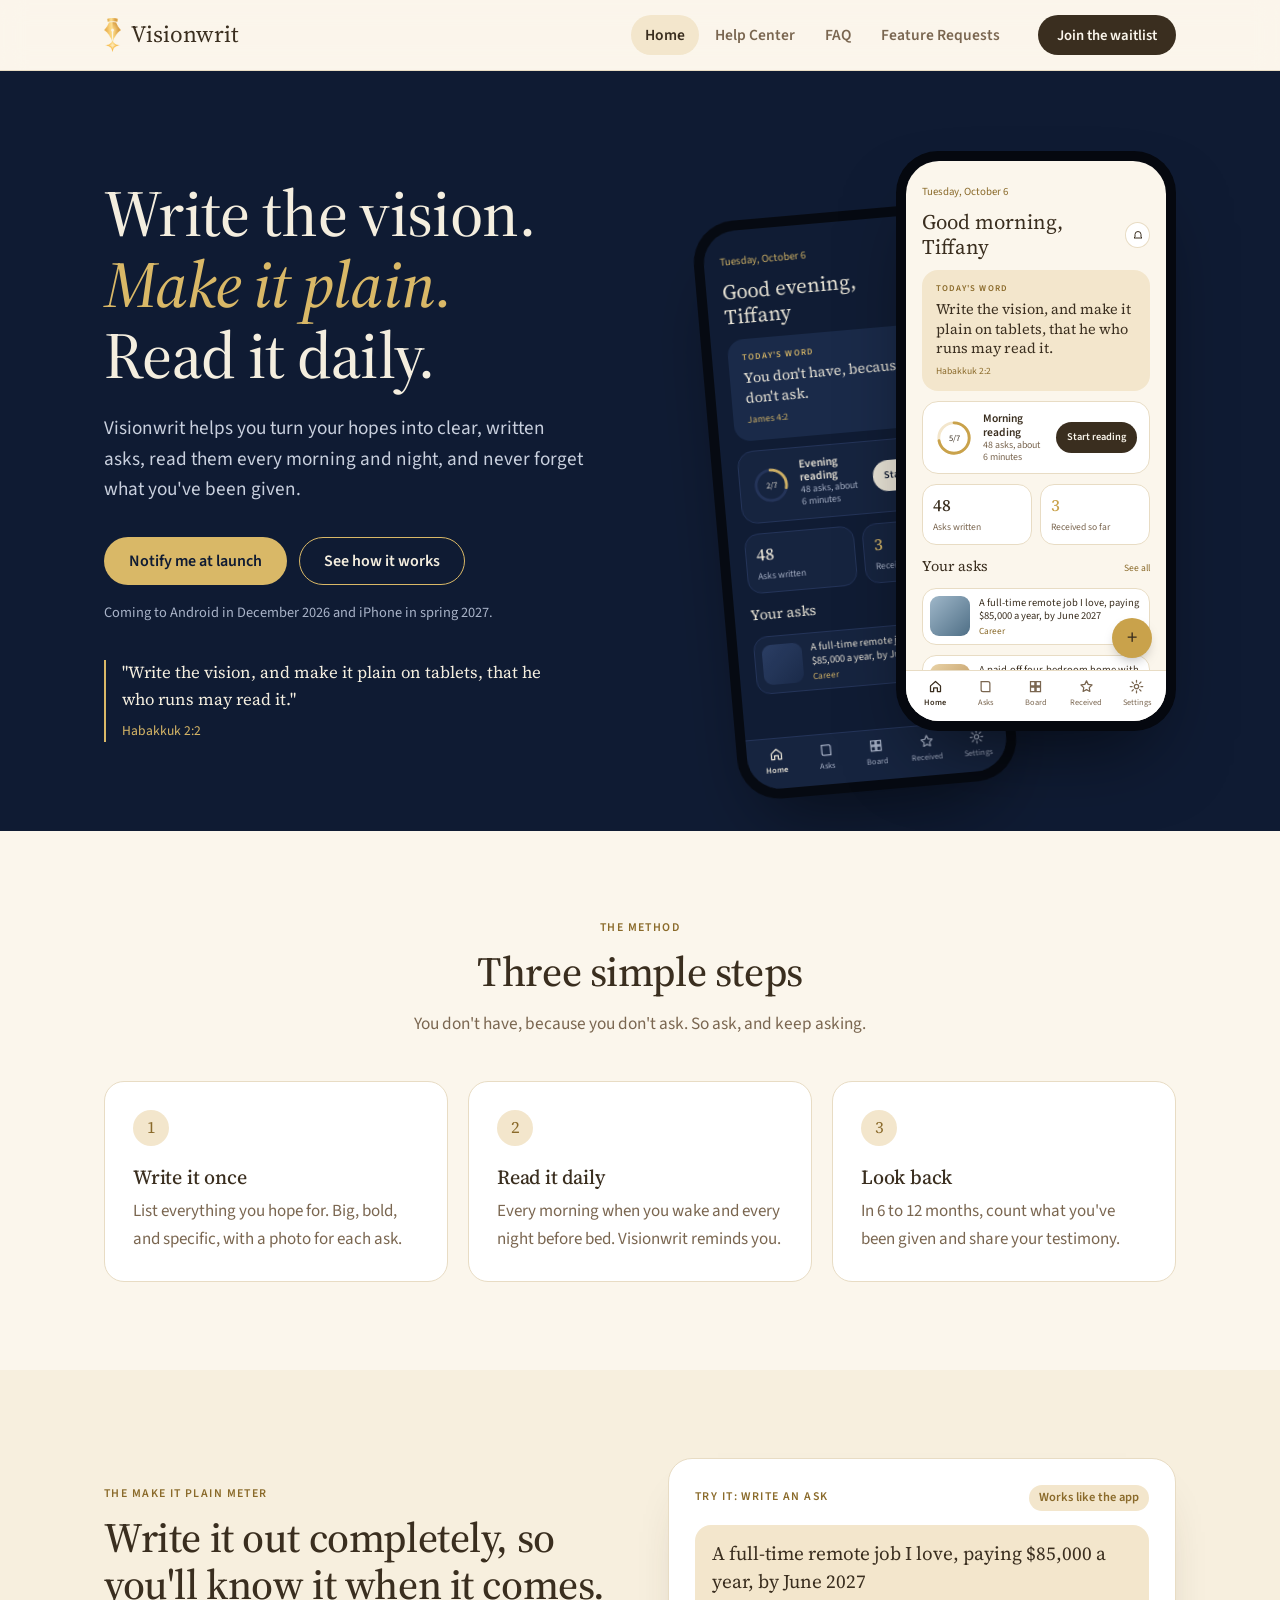
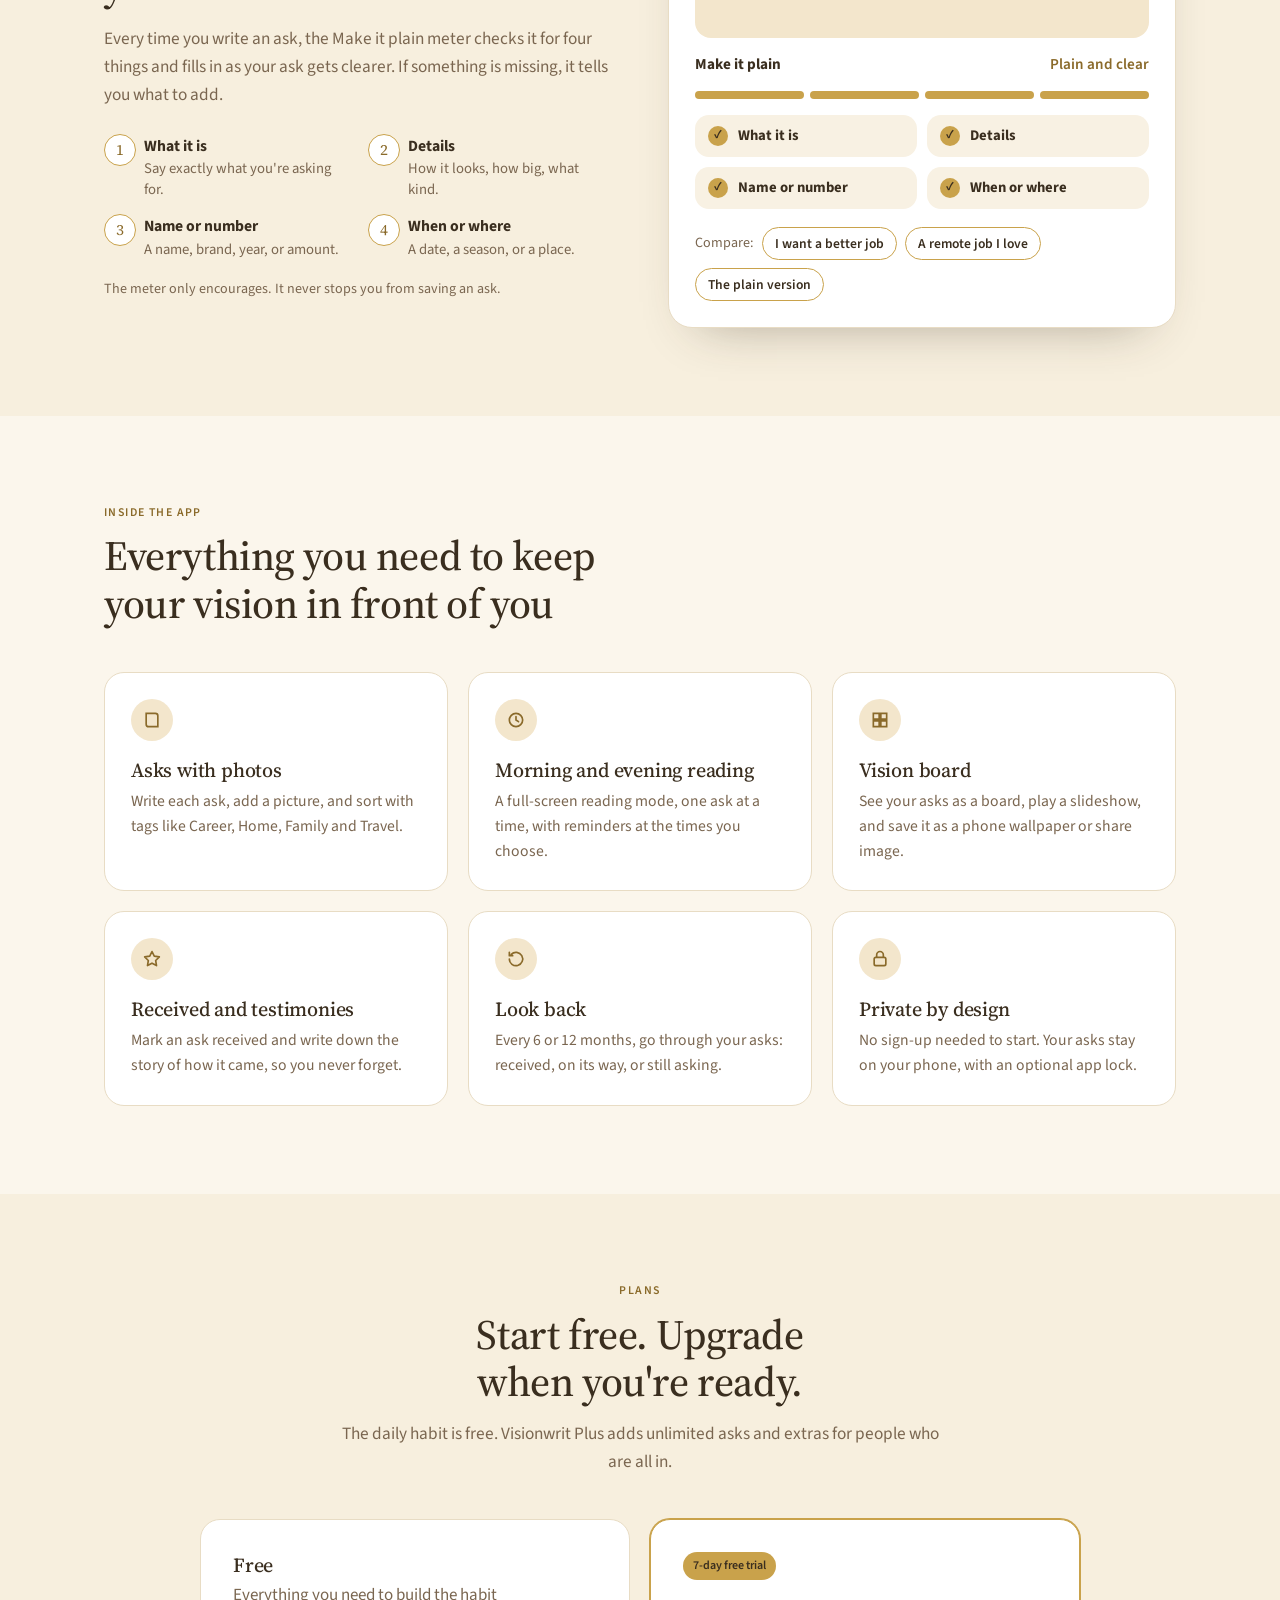
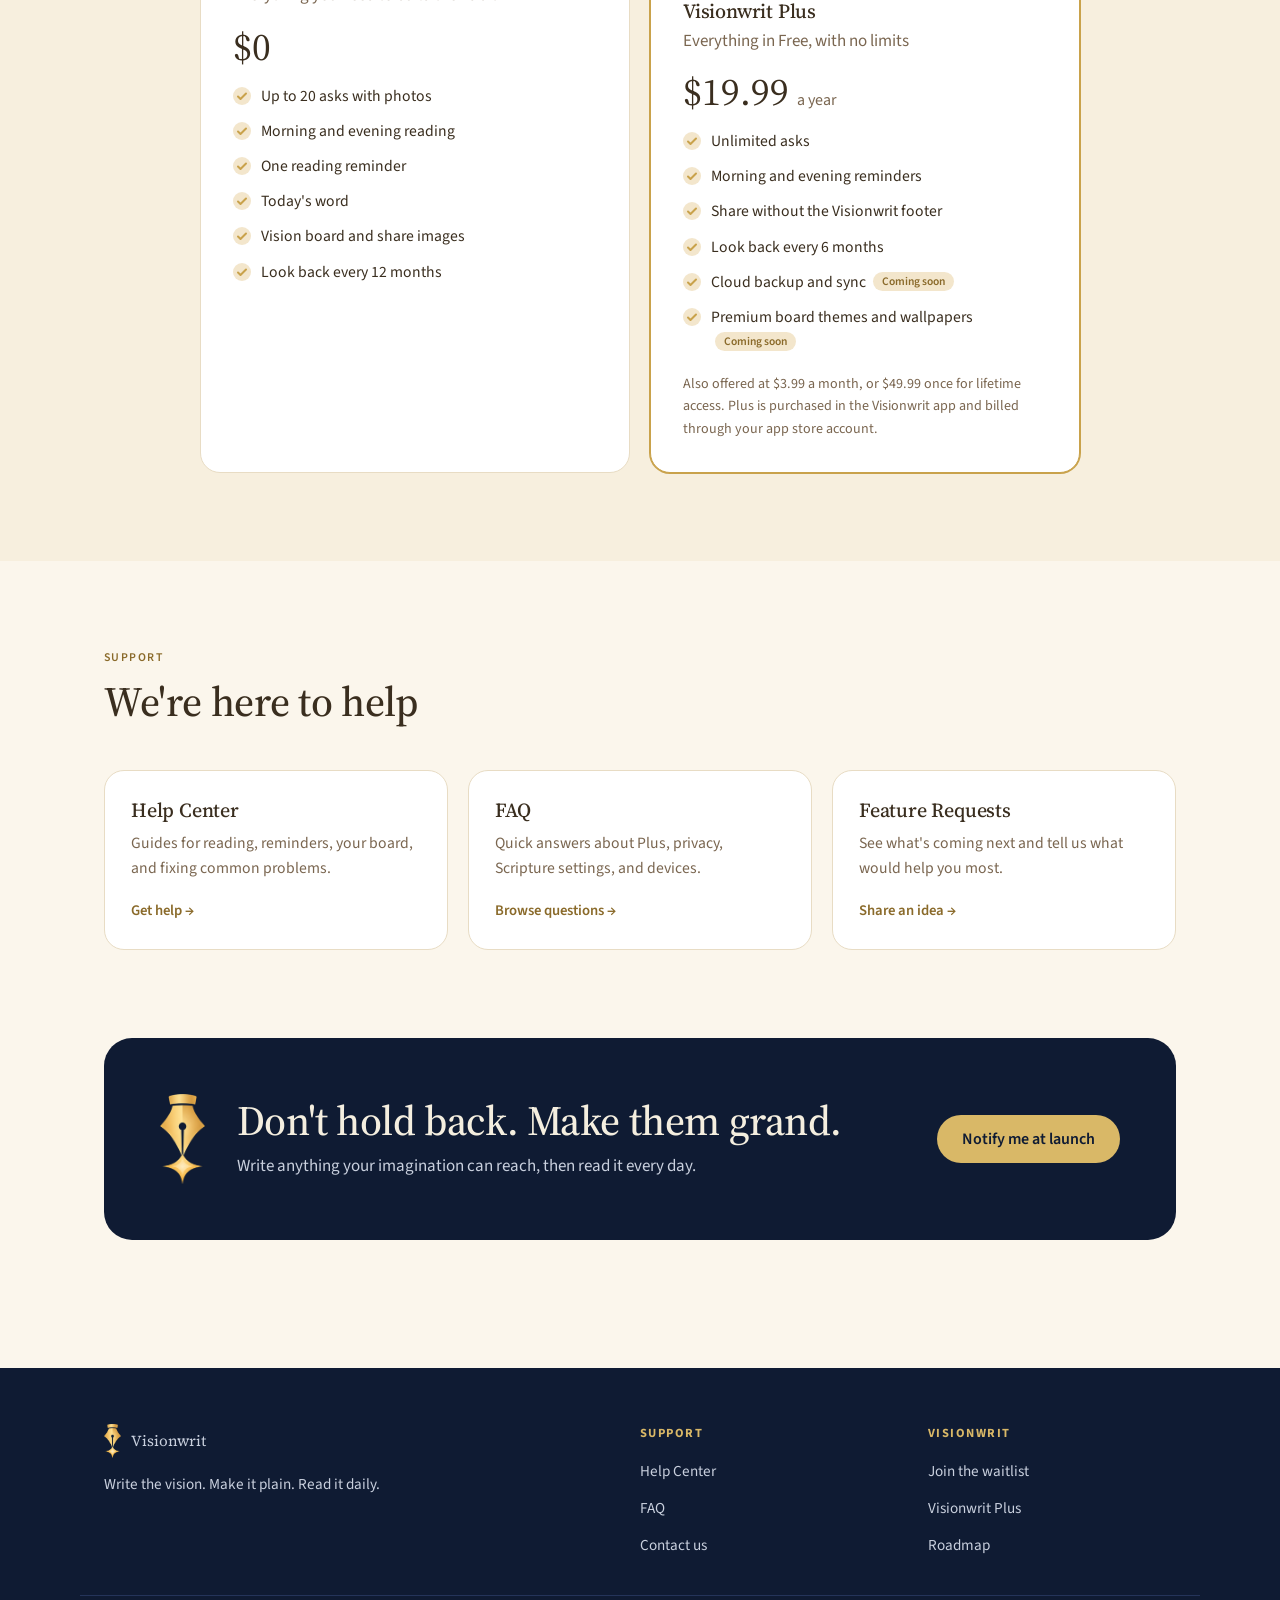
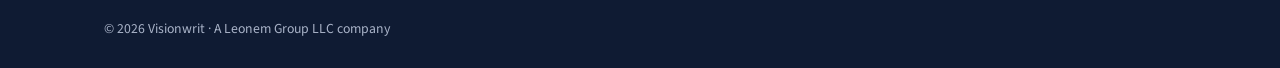
<file: index.html>
<!DOCTYPE html>
<html lang="en">
<head>
<meta charset="utf-8">
<meta name="viewport" content="width=device-width, initial-scale=1">
<!-- SEO:START (generated; edit seo in README) -->
<title>Visionwrit: Vision Board and Goals App for Android</title>
<meta name="description" content="Write the vision and make it plain. Turn your hopes into clear, written asks with photos, read them daily, and look back at what you&#x27;ve received.">
<link rel="canonical" href="https://visionwrit.com/">
<meta name="robots" content="index, follow, max-image-preview:large, max-snippet:-1">
<meta name="author" content="Visionwrit">
<meta property="og:type" content="website">
<meta property="og:site_name" content="Visionwrit">
<meta property="og:locale" content="en_US">
<meta property="og:title" content="Visionwrit: Vision Board and Goals App for Android">
<meta property="og:description" content="Write the vision and make it plain. Turn your hopes into clear, written asks with photos, read them daily, and look back at what you&#x27;ve received.">
<meta property="og:url" content="https://visionwrit.com/">
<meta property="og:image" content="https://visionwrit.com/img/og-image.jpg">
<meta property="og:image:width" content="1200">
<meta property="og:image:height" content="630">
<meta property="og:image:alt" content="Visionwrit: Write the vision. Make it plain. Read it daily.">
<meta name="twitter:card" content="summary_large_image">
<meta name="twitter:title" content="Visionwrit: Vision Board and Goals App for Android">
<meta name="twitter:description" content="Write the vision and make it plain. Turn your hopes into clear, written asks with photos, read them daily, and look back at what you&#x27;ve received.">
<meta name="twitter:image" content="https://visionwrit.com/img/og-image.jpg">
<meta name="theme-color" content="#0F1B33">
<link rel="icon" type="image/png" href="img/favicon.png">
<link rel="apple-touch-icon" href="img/app-icon.png">
<link rel="manifest" href="site.webmanifest">
<script type="application/ld+json">
{
 "@context": "https://schema.org",
 "@graph": [
  {
   "@type": "Organization",
   "@id": "https://visionwrit.com/#organization",
   "name": "Visionwrit",
   "url": "https://visionwrit.com/",
   "logo": {
    "@type": "ImageObject",
    "url": "https://visionwrit.com/img/logo-512.png",
    "width": 512,
    "height": 512
   },
   "email": "support@visionwrit.com",
   "parentOrganization": {
    "@type": "Organization",
    "name": "Leonem Group LLC"
   },
   "contactPoint": {
    "@type": "ContactPoint",
    "contactType": "customer support",
    "email": "support@visionwrit.com",
    "url": "https://visionwrit.com/help#contact",
    "availableLanguage": "English"
   }
  },
  {
   "@type": "WebSite",
   "@id": "https://visionwrit.com/#website",
   "url": "https://visionwrit.com/",
   "name": "Visionwrit",
   "description": "Vision board and asks journal app: write the vision, make it plain, read it daily.",
   "publisher": {
    "@id": "https://visionwrit.com/#organization"
   },
   "inLanguage": "en-US"
  },
  {
   "@type": "MobileApplication",
   "@id": "https://visionwrit.com/#app",
   "name": "Visionwrit",
   "url": "https://visionwrit.com/",
   "operatingSystem": "Android",
   "applicationCategory": "LifestyleApplication",
   "description": "Visionwrit helps you turn your hopes into clear, written asks with photos, read them every morning and night, and look back to count what you have received. Built on Habakkuk 2:2: write the vision and make it plain.",
   "image": "https://visionwrit.com/img/logo-512.png",
   "inLanguage": "en-US",
   "publisher": {
    "@id": "https://visionwrit.com/#organization"
   },
   "featureList": [
    "Write asks with photos and tags",
    "Make it plain meter that checks each ask for what, details, a name or number, and a when or where",
    "Full-screen morning and evening reading with reminders",
    "Vision board, slideshow and phone wallpapers",
    "Mark asks received and record testimonies",
    "Look back every 6 or 12 months",
    "Today's word: Bible verses and gratitude quotes",
    "Works offline with no account required; optional app lock and PDF export"
   ],
   "offers": [
    {
     "@type": "Offer",
     "name": "Free",
     "price": "0",
     "priceCurrency": "USD"
    },
    {
     "@type": "Offer",
     "name": "Visionwrit Plus, yearly (7-day free trial)",
     "price": "19.99",
     "priceCurrency": "USD"
    },
    {
     "@type": "Offer",
     "name": "Visionwrit Plus, monthly",
     "price": "3.99",
     "priceCurrency": "USD"
    },
    {
     "@type": "Offer",
     "name": "Visionwrit Plus, lifetime",
     "price": "49.99",
     "priceCurrency": "USD"
    }
   ]
  },
  {
   "@type": "WebPage",
   "@id": "https://visionwrit.com/#webpage",
   "url": "https://visionwrit.com/",
   "name": "Visionwrit: Vision Board and Goals App for Android",
   "description": "Write the vision and make it plain. Turn your hopes into clear, written asks with photos, read them daily, and look back at what you've received.",
   "isPartOf": {
    "@id": "https://visionwrit.com/#website"
   },
   "about": {
    "@id": "https://visionwrit.com/#app"
   },
   "inLanguage": "en-US",
   "primaryImageOfPage": {
    "@type": "ImageObject",
    "url": "https://visionwrit.com/img/og-image.jpg"
   },
   "dateModified": "2026-10-31"
  }
 ]
}
</script>
<!-- SEO:END -->
<link rel="preconnect" href="https://fonts.googleapis.com"><link rel="preconnect" href="https://fonts.gstatic.com" crossorigin>
<link href="https://fonts.googleapis.com/css2?family=Source+Sans+3:wght@400;600&family=Source+Serif+4:ital,opsz,wght@0,8..60,400;0,8..60,500;1,8..60,500&display=swap" rel="stylesheet">
<link rel="stylesheet" href="styles.css?v=20261031h">
</head>
<body data-page="/">
<main>
  <section class="hero on-navy" style="padding:0">
    <div class="container">
      <div>
        <h1>Write the vision.<br><em>Make it plain.</em><br>Read it daily.</h1>
        <p class="lede">Visionwrit helps you turn your hopes into clear, written asks, read them every morning and night, and never forget what you've been given.</p>
        <div class="actions">
          <a class="btn btn-gold waitlist" data-formkit-toggle="b8080553c5" href="https://visionwrit.kit.com/b8080553c5">Notify me at launch</a>
          <a class="btn btn-outline" href="#how">See how it works</a>
        </div>
        <p class="store-note">Coming to Android in December 2026 and iPhone in spring 2027.</p>
        <div class="verse"><p>"Write the vision, and make it plain on tablets, that he who runs may read it."</p><small>Habakkuk 2:2</small></div>
      </div>

      <div class="phones" aria-hidden="true">
        <!-- Night sky home (behind) -->
        <div class="phone back"><div class="screen s-dark">
          <div class="body">
            <div class="s-date">Tuesday, October 6</div>
            <div class="s-hello">Good evening, Tiffany<span class="bell"><svg width="12" height="12" viewBox="0 0 24 24"><path d="M6 16V11a6 6 0 0112 0v5l2 2H4z" fill="none" stroke="#F4EEDF" stroke-width="2"/></svg></span></div>
            <div class="word"><div class="k">TODAY'S WORD</div><div class="v">You don't have, because you don't ask.</div><div class="r">James 4:2</div></div>
            <div class="read"><svg class="ring" viewBox="0 0 40 40"><circle cx="20" cy="20" r="16" fill="none" stroke="#24345A" stroke-width="3"/><circle cx="20" cy="20" r="16" fill="none" stroke="#D9B867" stroke-width="3" stroke-dasharray="29 101" transform="rotate(-90 20 20)" stroke-linecap="round"/><text x="20" y="23.5" text-anchor="middle" font-size="9" fill="#F4EEDF">2/7</text></svg><div class="t">Evening reading<span>48 asks, about 6 minutes</span></div><span class="pill">Start reading</span></div>
            <div class="stats"><div><b>48</b>Asks written</div><div class="gold"><b style="color:#D9B867">3</b>Received so far</div></div>
            <div class="your">Your asks<span style="color:#D9B867">See all</span></div>
            <div class="ask"><span class="ph" style="background:linear-gradient(135deg,#2c3f66,#1a2a4a)"></span><div class="t">A full-time remote job I love, paying $85,000 a year, by June 2027<span>Career</span></div></div>
            <div class="fab" style="background:#D9B867;color:#0F1B33">+</div>
          </div>
          <div class="tabs">
            <div class="on"><svg viewBox="0 0 24 24"><path d="M4 11l8-7 8 7v9h-5v-6H9v6H4z" fill="none" stroke="currentColor" stroke-width="2" stroke-linejoin="round"/></svg>Home</div>
            <div><svg viewBox="0 0 24 24"><path d="M5 4h11a3 3 0 013 3v13H8a3 3 0 01-3-3z" fill="none" stroke="currentColor" stroke-width="2"/></svg>Asks</div>
            <div><svg viewBox="0 0 24 24"><path d="M4 4h7v7H4zM13 4h7v7h-7zM4 13h7v7H4zM13 13h7v7h-7z" fill="none" stroke="currentColor" stroke-width="2"/></svg>Board</div>
            <div><svg viewBox="0 0 24 24"><path d="M12 3l2.7 5.6 6.1.9-4.4 4.3 1 6.1L12 17l-5.4 2.9 1-6.1-4.4-4.3 6.1-.9z" fill="none" stroke="currentColor" stroke-width="2" stroke-linejoin="round"/></svg>Received</div>
            <div><svg viewBox="0 0 24 24"><circle cx="12" cy="12" r="3.5" fill="none" stroke="currentColor" stroke-width="2"/><path d="M12 2v3M12 19v3M2 12h3M19 12h3M4.9 4.9l2.1 2.1M17 17l2.1 2.1M4.9 19.1L7 17M17 7l2.1-2.1" stroke="currentColor" stroke-width="2" stroke-linecap="round"/></svg>Settings</div>
          </div>
        </div></div>

        <!-- Morning light home (front) -->
        <div class="phone front"><div class="screen s-light">
          <div class="body">
            <div class="s-date">Tuesday, October 6</div>
            <div class="s-hello">Good morning, Tiffany<span class="bell"><svg width="12" height="12" viewBox="0 0 24 24"><path d="M6 16V11a6 6 0 0112 0v5l2 2H4z" fill="none" stroke="#3A2E1F" stroke-width="2"/></svg></span></div>
            <div class="word"><div class="k">TODAY'S WORD</div><div class="v">Write the vision, and make it plain on tablets, that he who runs may read it.</div><div class="r">Habakkuk 2:2</div></div>
            <div class="read"><svg class="ring" viewBox="0 0 40 40"><circle cx="20" cy="20" r="16" fill="none" stroke="#F3E6CC" stroke-width="3"/><circle cx="20" cy="20" r="16" fill="none" stroke="#C9A24B" stroke-width="3" stroke-dasharray="72 101" transform="rotate(-90 20 20)" stroke-linecap="round"/><text x="20" y="23.5" text-anchor="middle" font-size="9" fill="#3A2E1F">5/7</text></svg><div class="t">Morning reading<span>48 asks, about 6 minutes</span></div><span class="pill">Start reading</span></div>
            <div class="stats"><div><b>48</b>Asks written</div><div class="gold"><b>3</b>Received so far</div></div>
            <div class="your">Your asks<span>See all</span></div>
            <div class="ask"><span class="ph" style="background:linear-gradient(135deg,#9fb7c9,#4f6f86)"></span><div class="t">A full-time remote job I love, paying $85,000 a year, by June 2027<span>Career</span></div></div>
            <div class="ask"><span class="ph" style="background:linear-gradient(135deg,#e9d3a8,#b98f55)"></span><div class="t">A paid-off four-bedroom home with a wraparound porch<span>Home</span></div></div>
            <div class="fab">+</div>
          </div>
          <div class="tabs">
            <div class="on"><svg viewBox="0 0 24 24"><path d="M4 11l8-7 8 7v9h-5v-6H9v6H4z" fill="none" stroke="currentColor" stroke-width="2" stroke-linejoin="round"/></svg>Home</div>
            <div><svg viewBox="0 0 24 24"><path d="M5 4h11a3 3 0 013 3v13H8a3 3 0 01-3-3z" fill="none" stroke="currentColor" stroke-width="2"/></svg>Asks</div>
            <div><svg viewBox="0 0 24 24"><path d="M4 4h7v7H4zM13 4h7v7h-7zM4 13h7v7H4zM13 13h7v7h-7z" fill="none" stroke="currentColor" stroke-width="2"/></svg>Board</div>
            <div><svg viewBox="0 0 24 24"><path d="M12 3l2.7 5.6 6.1.9-4.4 4.3 1 6.1L12 17l-5.4 2.9 1-6.1-4.4-4.3 6.1-.9z" fill="none" stroke="currentColor" stroke-width="2" stroke-linejoin="round"/></svg>Received</div>
            <div><svg viewBox="0 0 24 24"><circle cx="12" cy="12" r="3.5" fill="none" stroke="currentColor" stroke-width="2"/><path d="M12 2v3M12 19v3M2 12h3M19 12h3M4.9 4.9l2.1 2.1M17 17l2.1 2.1M4.9 19.1L7 17M17 7l2.1-2.1" stroke="currentColor" stroke-width="2" stroke-linecap="round"/></svg>Settings</div>
          </div>
        </div></div>
      </div>
    </div>
  </section>

  <section id="how">
    <div class="container">
      <div class="section-head center" style="text-align:center"><span class="label">The method</span><h2>Three simple steps</h2><p>You don't have, because you don't ask. So ask, and keep asking.</p></div>
      <div class="method">
        <div class="step"><div class="num">1</div><h3>Write it once</h3><p>List everything you hope for. Big, bold, and specific, with a photo for each ask.</p></div>
        <div class="step"><div class="num">2</div><h3>Read it daily</h3><p>Every morning when you wake and every night before bed. Visionwrit reminds you.</p></div>
        <div class="step"><div class="num">3</div><h3>Look back</h3><p>In 6 to 12 months, count what you've been given and share your testimony.</p></div>
      </div>
    </div>
  </section>

  <section class="tinted" id="make-it-plain">
    <div class="container plain">
      <div>
        <span class="label">The Make it plain meter</span>
        <h2 style="margin-top:10px">Write it out completely, so you'll know it when it comes.</h2>
        <p class="muted" style="margin-top:16px;font-size:1.08rem">Every time you write an ask, the Make it plain meter checks it for four things and fills in as your ask gets clearer. If something is missing, it tells you what to add.</p>
        <ol class="checks-explained">
          <li><strong>What it is</strong><span>Say exactly what you're asking for.</span></li>
          <li><strong>Details</strong><span>How it looks, how big, what kind.</span></li>
          <li><strong>Name or number</strong><span>A name, brand, year, or amount.</span></li>
          <li><strong>When or where</strong><span>A date, a season, or a place.</span></li>
        </ol>
        <p class="fine" style="margin-top:18px">The meter only encourages. It never stops you from saving an ask.</p>
      </div>

      <div class="meter-demo" aria-labelledby="demo-title">
        <div class="demo-head">
          <span class="label" id="demo-title">Try it: write an ask</span>
          <span class="demo-note">Works like the app</span>
        </div>
        <label for="askInput" class="sr">Your ask</label>
        <textarea id="askInput" rows="3" spellcheck="true">A full-time remote job I love, paying $85,000 a year, by June 2027</textarea>
        <div class="meter-row">
          <strong>Make it plain</strong>
          <span id="plainRating">Plain and clear</span>
        </div>
        <div class="meter big" id="plainMeter" role="meter" aria-valuemin="0" aria-valuemax="4" aria-valuenow="4" aria-labelledby="plainRatingLabel"><span></span><span></span><span></span><span></span></div>
        <span id="plainRatingLabel" class="sr">Make it plain score</span>
        <ul class="check-list" id="plainChecks" aria-live="polite"></ul>
        <div class="examples">
          <span class="fine">Compare:</span>
          <button type="button" class="chip-btn" data-ask="I want a better job">I want a better job</button>
          <button type="button" class="chip-btn" data-ask="A remote job I love">A remote job I love</button>
          <button type="button" class="chip-btn" data-ask="A full-time remote job I love, paying $85,000 a year, by June 2027">The plain version</button>
        </div>
      </div>
    </div>
  </section>

  <section>
    <div class="container">
      <div class="section-head"><span class="label">Inside the app</span><h2>Everything you need to keep your vision in front of you</h2></div>
      <div class="features">
        <div class="feature"><div class="ficon"><svg viewBox="0 0 24 24"><path d="M5 4h11a3 3 0 013 3v13H8a3 3 0 01-3-3z" fill="none" stroke="currentColor" stroke-width="2"/></svg></div><h3>Asks with photos</h3><p>Write each ask, add a picture, and sort with tags like Career, Home, Family and Travel.</p></div>
        <div class="feature"><div class="ficon"><svg viewBox="0 0 24 24"><circle cx="12" cy="12" r="8" fill="none" stroke="currentColor" stroke-width="2"/><path d="M12 8v4l3 2" fill="none" stroke="currentColor" stroke-width="2" stroke-linecap="round"/></svg></div><h3>Morning and evening reading</h3><p>A full-screen reading mode, one ask at a time, with reminders at the times you choose.</p></div>
        <div class="feature"><div class="ficon"><svg viewBox="0 0 24 24"><path d="M4 4h7v7H4zM13 4h7v7h-7zM4 13h7v7H4zM13 13h7v7h-7z" fill="none" stroke="currentColor" stroke-width="2"/></svg></div><h3>Vision board</h3><p>See your asks as a board, play a slideshow, and save it as a phone wallpaper or share image.</p></div>
        <div class="feature"><div class="ficon"><svg viewBox="0 0 24 24"><path d="M12 3l2.7 5.6 6.1.9-4.4 4.3 1 6.1L12 17l-5.4 2.9 1-6.1-4.4-4.3 6.1-.9z" fill="none" stroke="currentColor" stroke-width="2" stroke-linejoin="round"/></svg></div><h3>Received and testimonies</h3><p>Mark an ask received and write down the story of how it came, so you never forget.</p></div>
        <div class="feature"><div class="ficon"><svg viewBox="0 0 24 24"><path d="M4 12a8 8 0 1 0 2.3-5.6M4 4v4h4" fill="none" stroke="currentColor" stroke-width="2" stroke-linecap="round" stroke-linejoin="round"/></svg></div><h3>Look back</h3><p>Every 6 or 12 months, go through your asks: received, on its way, or still asking.</p></div>
        <div class="feature"><div class="ficon"><svg viewBox="0 0 24 24"><rect x="5" y="10" width="14" height="10" rx="2" fill="none" stroke="currentColor" stroke-width="2"/><path d="M8 10V7a4 4 0 018 0v3" fill="none" stroke="currentColor" stroke-width="2"/></svg></div><h3>Private by design</h3><p>No sign-up needed to start. Your asks stay on your phone, with an optional app lock.</p></div>
      </div>
    </div>
  </section>

  <section class="tinted" id="plus">
    <div class="container">
      <div class="section-head center" style="text-align:center"><span class="label">Plans</span><h2>Start free. Upgrade when you're ready.</h2><p>The daily habit is free. Visionwrit Plus adds unlimited asks and extras for people who are all in.</p></div>
      <div class="plans">
        <div class="plan">
          <div><h3>Free</h3><p class="muted" style="margin-top:4px">Everything you need to build the habit</p></div>
          <div class="price">$0</div>
          <ul>
            <li>Up to 20 asks with photos</li>
            <li>Morning and evening reading</li>
            <li>One reading reminder</li>
            <li>Today's word</li>
            <li>Vision board and share images</li>
            <li>Look back every 12 months</li>
          </ul>
        </div>
        <div class="plan plus">
          <span class="badge">7-day free trial</span>
          <div><h3>Visionwrit Plus</h3><p class="muted" style="margin-top:4px">Everything in Free, with no limits</p></div>
          <div class="price">$19.99 <small>a year</small></div>
          <ul>
            <li>Unlimited asks</li>
            <li>Morning and evening reminders</li>
            <li>Share without the Visionwrit footer</li>
            <li>Look back every 6 months</li>
            <li><span>Cloud backup and sync <span class="soon">Coming soon</span></span></li>
            <li><span>Premium board themes and wallpapers <span class="soon">Coming soon</span></span></li>
          </ul>
          <p class="fine">Also offered at $3.99 a month, or $49.99 once for lifetime access. Plus is purchased in the Visionwrit app and billed through your app store account.</p>
        </div>
      </div>
    </div>
  </section>

  <section>
    <div class="container">
      <div class="section-head"><span class="label">Support</span><h2>We're here to help</h2></div>
      <div class="cards">
        <a class="card-link" href="/help"><h3>Help Center</h3><p>Guides for reading, reminders, your board, and fixing common problems.</p><span class="go">Get help →</span></a>
        <a class="card-link" href="/faq"><h3>FAQ</h3><p>Quick answers about Plus, privacy, Scripture settings, and devices.</p><span class="go">Browse questions →</span></a>
        <a class="card-link" href="/feature-requests"><h3>Feature Requests</h3><p>See what's coming next and tell us what would help you most.</p><span class="go">Share an idea →</span></a>
      </div>
    </div>
  </section>

  <section style="padding-top:0">
    <div class="container">
      <div class="band-navy on-navy">
        <img src="img/mark.png" alt="" width="45" height="90">
        <div><h2>Don't hold back. Make them grand.</h2><p>Write anything your imagination can reach, then read it every day.</p></div>
        <a class="btn btn-gold waitlist" data-formkit-toggle="b8080553c5" href="https://visionwrit.kit.com/b8080553c5">Notify me at launch</a>
      </div>
    </div>
  </section>
</main>
<script src="site.js?v=20261031h"></script>
<script>
/* Same rules as the app's Make it plain meter (Code/src/lib/make-it-plain.ts) */
const DESCRIBING_WORDS = /\b(black|white|red|blue|green|gold|silver|grey|gray|brown|yellow|pink|purple|orange|navy|cream|new|brand|custom|large|big|small|little|tall|leather|wood|wooden|brick|stone|glass|vintage|classic|luxury|paid[- ]off|debt[- ]free|four[- ]bedroom|three[- ]bedroom|two[- ]bedroom|ocean|beach|mountain|lake|corner|private|healthy|happy|loving|kind|full[- ]time|part[- ]time|remote)\b/i;
const NAME_OR_NUMBER = /\d|\$|\b[A-Z][a-z]+\b/;
const WHEN_OR_WHERE = /\b(by|before|in|on|at|near|within|every|each|this|next|year|month|week|summer|winter|spring|fall|january|february|march|april|may|june|july|august|september|october|november|december|city|town|state|country|street|road)\b|\b20\d\d\b/i;
function checkPlain(text){
  const trimmed = text.trim();
  const words = trimmed.split(/\s+/).filter(Boolean);
  const rest = words.slice(1).join(" ");
  const checks = [
    { label: "What it is", met: words.length >= 3, tip: "Say exactly what it is." },
    { label: "Details", met: DESCRIBING_WORDS.test(trimmed) || words.length >= 10, tip: "Add a color, size, or how it looks." },
    { label: "Name or number", met: /\d|\$/.test(trimmed) || NAME_OR_NUMBER.test(rest), tip: "Add a name, brand, year, or amount." },
    { label: "When or where", met: WHEN_OR_WHERE.test(rest), tip: "Add a when or where." },
  ];
  const score = trimmed ? checks.filter(c => c.met).length : 0;
  const rating = ["Just getting started","A good start","Getting clearer","Very specific","Plain and clear"][score];
  return { checks, score, rating };
}
const input = document.getElementById("askInput");
const meter = document.getElementById("plainMeter");
const list = document.getElementById("plainChecks");
const rating = document.getElementById("plainRating");
function render(){
  const r = checkPlain(input.value);
  [...meter.children].forEach((seg,i) => seg.classList.toggle("on", i < r.score));
  meter.setAttribute("aria-valuenow", r.score);
  meter.dataset.score = r.score;
  rating.textContent = r.rating;
  list.innerHTML = r.checks.map(c =>
    '<li class="' + (c.met ? "met" : "") + '"><span class="tick" aria-hidden="true">' + (c.met ? "✓" : "") + '</span><span><strong>' + c.label + '</strong>' +
    (c.met ? '' : '<em>' + c.tip + '</em>') + '<span class="sr">' + (c.met ? " (done)" : " (missing)") + '</span></span></li>').join("");
}
input.addEventListener("input", render);
document.querySelectorAll(".chip-btn").forEach(b => b.addEventListener("click", () => { input.value = b.dataset.ask; render(); }));
render();
</script>
<!-- Kit waitlist pop-up (settings: timing, frequency, devices are set in Kit) -->
<script async data-uid="b8080553c5" src="https://visionwrit.kit.com/b8080553c5/index.js"></script>
</body>
</html>
</file>
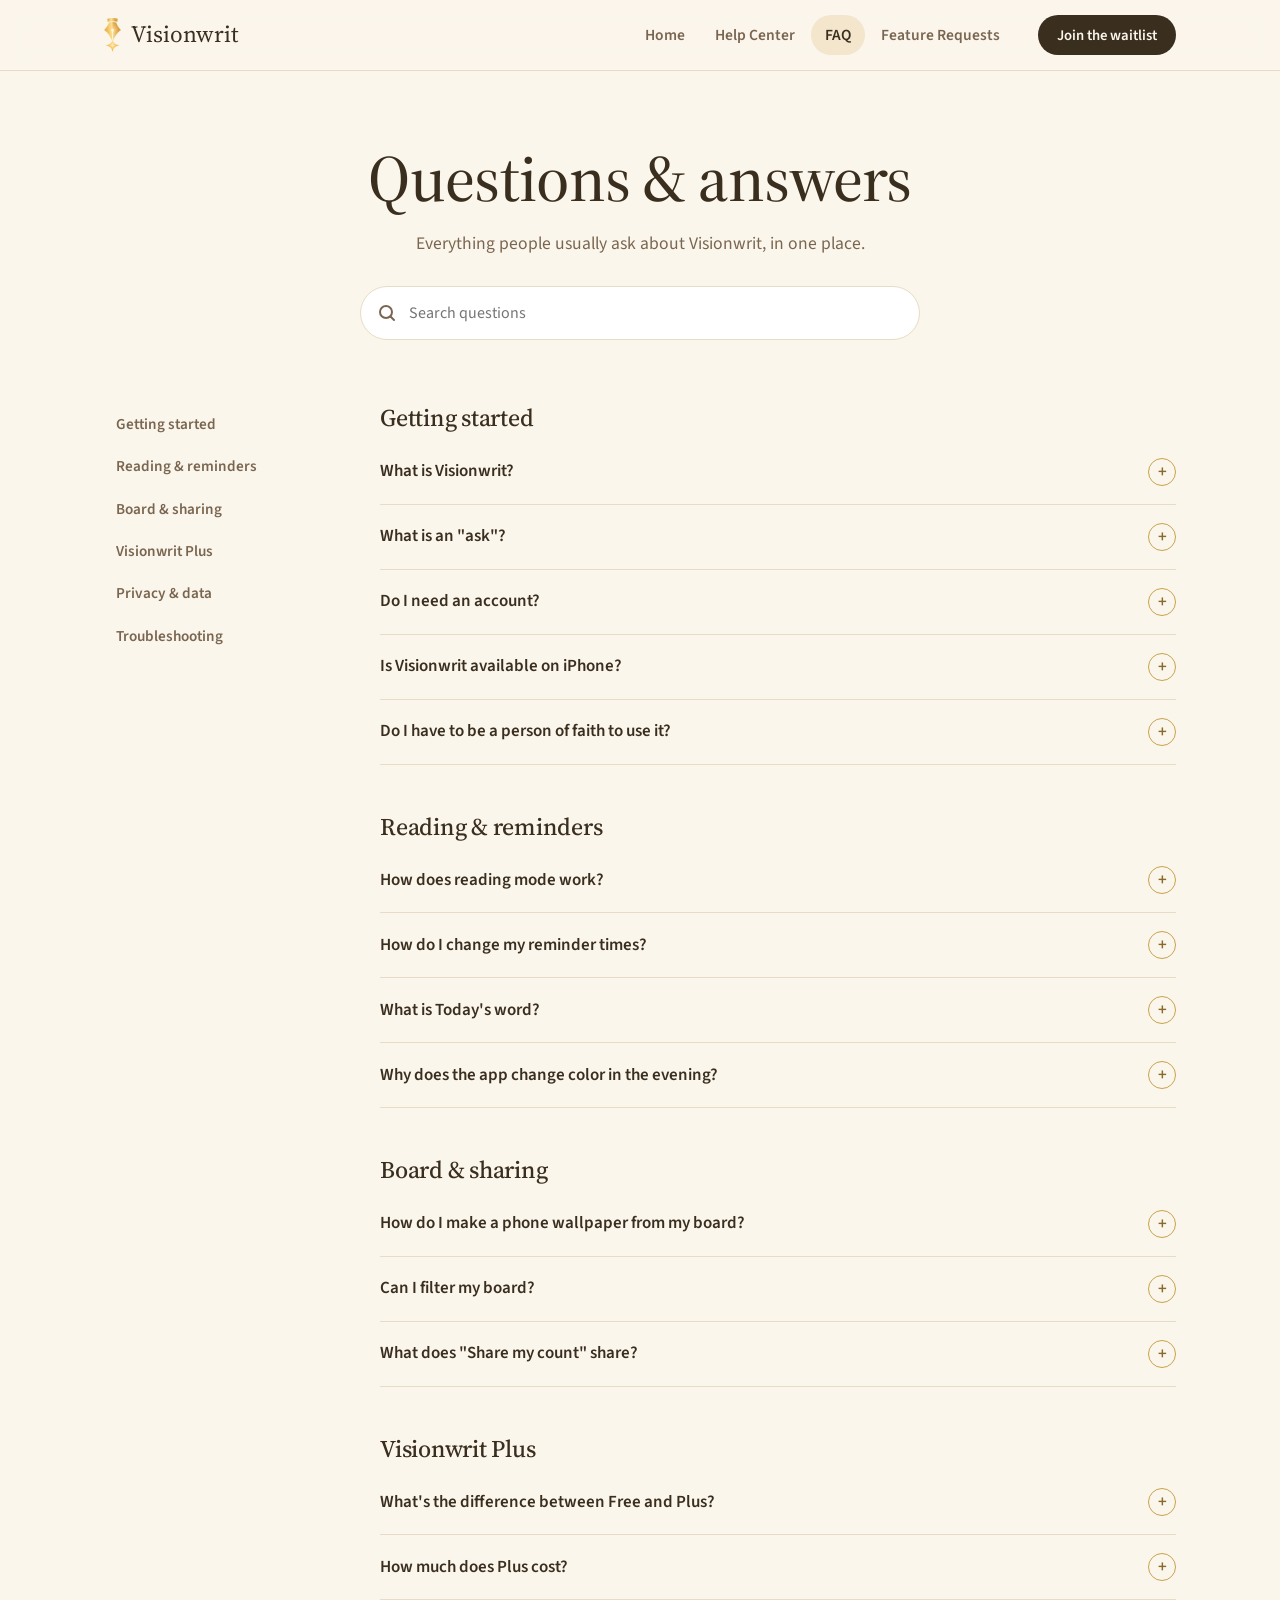
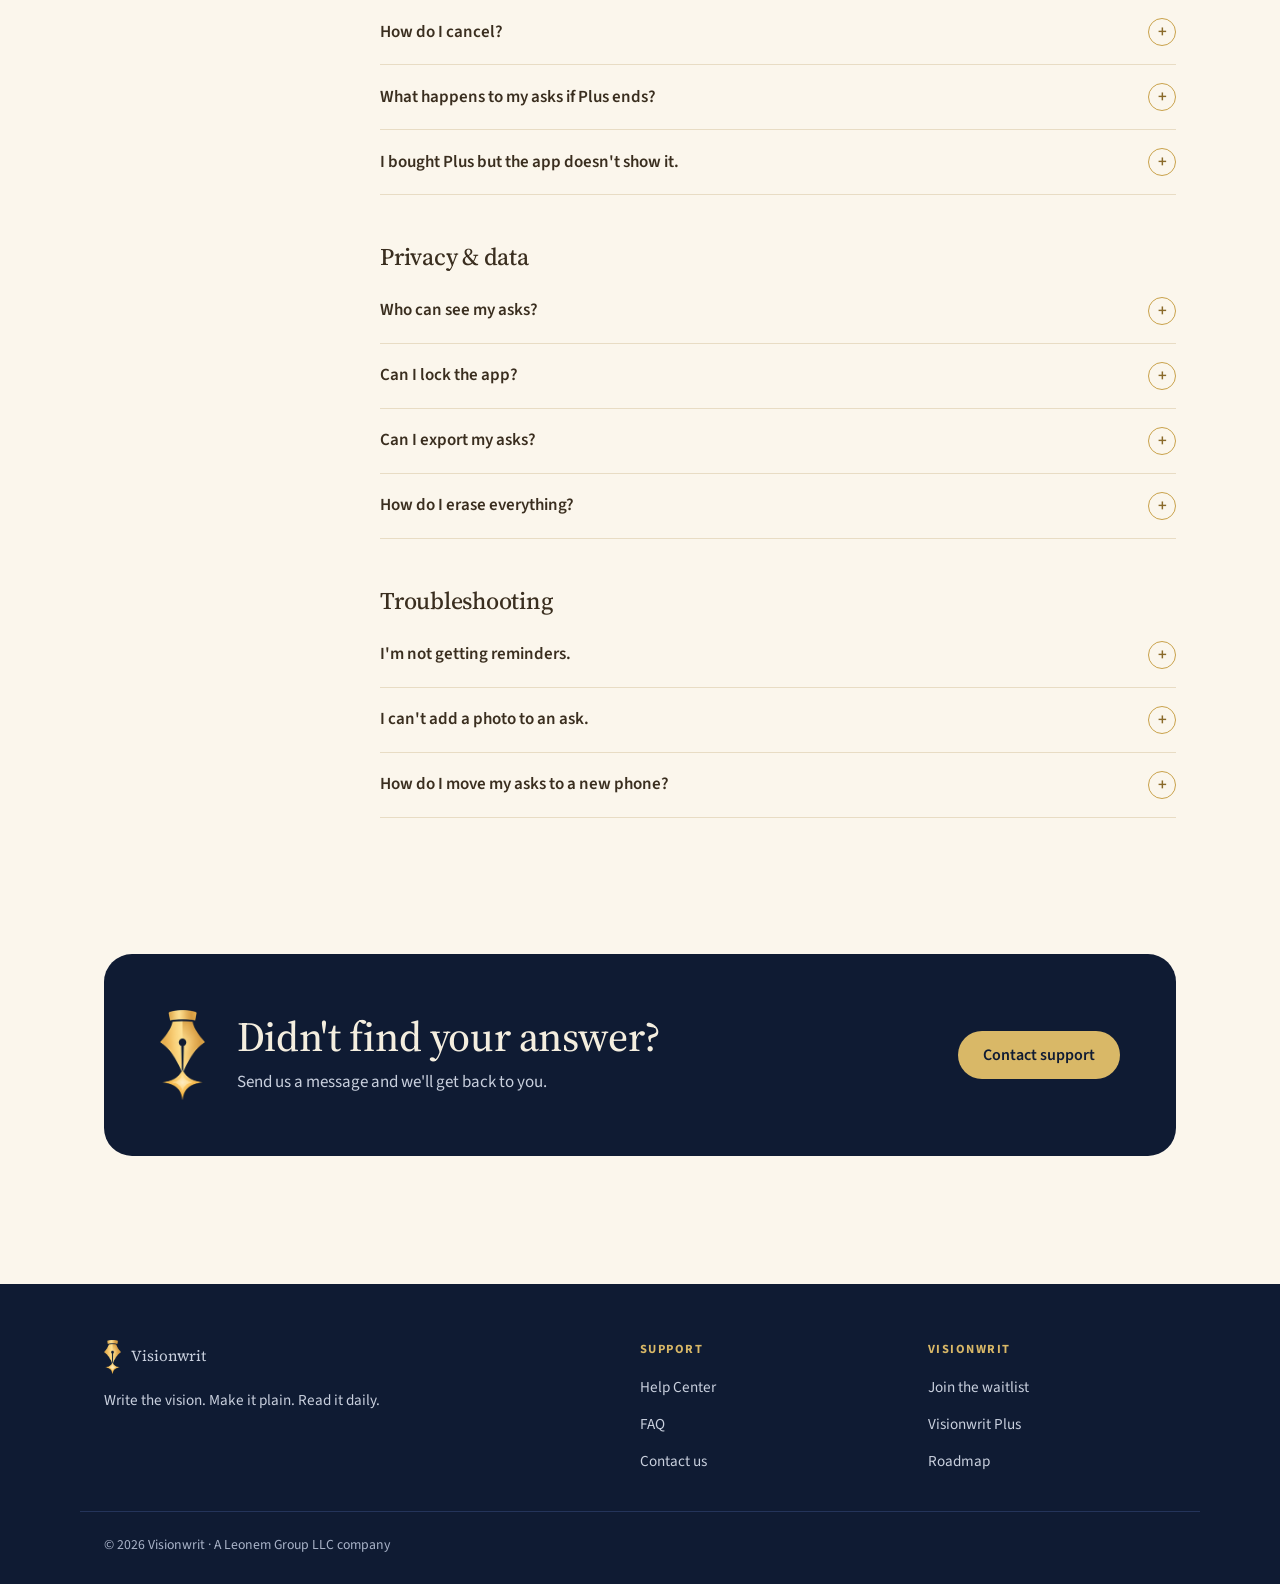
<file: faq.html>
<!DOCTYPE html>
<html lang="en">
<head>
<meta charset="utf-8">
<meta name="viewport" content="width=device-width, initial-scale=1">
<!-- SEO:START (generated; edit seo in README) -->
<title>Visionwrit FAQ: Asks, Reminders, Plus and Privacy</title>
<meta name="description" content="Answers to common Visionwrit questions: what an ask is, how reading and reminders work, vision board wallpapers, Plus pricing and privacy.">
<link rel="canonical" href="https://visionwrit.com/faq">
<meta name="robots" content="index, follow, max-image-preview:large, max-snippet:-1">
<meta name="author" content="Visionwrit">
<meta property="og:type" content="website">
<meta property="og:site_name" content="Visionwrit">
<meta property="og:locale" content="en_US">
<meta property="og:title" content="Visionwrit FAQ: Asks, Reminders, Plus and Privacy">
<meta property="og:description" content="Answers to common Visionwrit questions: what an ask is, how reading and reminders work, vision board wallpapers, Plus pricing and privacy.">
<meta property="og:url" content="https://visionwrit.com/faq">
<meta property="og:image" content="https://visionwrit.com/img/og-image.jpg">
<meta property="og:image:width" content="1200">
<meta property="og:image:height" content="630">
<meta property="og:image:alt" content="Visionwrit: Write the vision. Make it plain. Read it daily.">
<meta name="twitter:card" content="summary_large_image">
<meta name="twitter:title" content="Visionwrit FAQ: Asks, Reminders, Plus and Privacy">
<meta name="twitter:description" content="Answers to common Visionwrit questions: what an ask is, how reading and reminders work, vision board wallpapers, Plus pricing and privacy.">
<meta name="twitter:image" content="https://visionwrit.com/img/og-image.jpg">
<meta name="theme-color" content="#0F1B33">
<link rel="icon" type="image/png" href="img/favicon.png">
<link rel="apple-touch-icon" href="img/app-icon.png">
<link rel="manifest" href="site.webmanifest">
<script type="application/ld+json">
{
 "@context": "https://schema.org",
 "@graph": [
  {
   "@type": "Organization",
   "@id": "https://visionwrit.com/#organization",
   "name": "Visionwrit",
   "url": "https://visionwrit.com/",
   "logo": {
    "@type": "ImageObject",
    "url": "https://visionwrit.com/img/logo-512.png",
    "width": 512,
    "height": 512
   },
   "email": "support@visionwrit.com",
   "parentOrganization": {
    "@type": "Organization",
    "name": "Leonem Group LLC"
   },
   "contactPoint": {
    "@type": "ContactPoint",
    "contactType": "customer support",
    "email": "support@visionwrit.com",
    "url": "https://visionwrit.com/help#contact",
    "availableLanguage": "English"
   }
  },
  {
   "@type": "WebSite",
   "@id": "https://visionwrit.com/#website",
   "url": "https://visionwrit.com/",
   "name": "Visionwrit",
   "description": "Vision board and asks journal app: write the vision, make it plain, read it daily.",
   "publisher": {
    "@id": "https://visionwrit.com/#organization"
   },
   "inLanguage": "en-US"
  },
  {
   "@type": "FAQPage",
   "@id": "https://visionwrit.com/faq#webpage",
   "url": "https://visionwrit.com/faq",
   "name": "Visionwrit FAQ: Asks, Reminders, Plus and Privacy",
   "description": "Answers to common Visionwrit questions: what an ask is, how reading and reminders work, vision board wallpapers, Plus pricing and privacy.",
   "isPartOf": {
    "@id": "https://visionwrit.com/#website"
   },
   "about": {
    "@id": "https://visionwrit.com/#app"
   },
   "inLanguage": "en-US",
   "primaryImageOfPage": {
    "@type": "ImageObject",
    "url": "https://visionwrit.com/img/og-image.jpg"
   },
   "dateModified": "2026-10-31",
   "breadcrumb": {
    "@id": "https://visionwrit.com/faq#breadcrumb"
   },
   "mainEntity": [
    {
     "@type": "Question",
     "name": "What is Visionwrit?",
     "acceptedAnswer": {
      "@type": "Answer",
      "text": "Visionwrit is a vision board and asks journal for your phone. You write down what you hope for as clear, specific asks with a photo, read them every morning and night, and look back to count what you've received. It's built on Habakkuk 2:2: write the vision, and make it plain."
     }
    },
    {
     "@type": "Question",
     "name": "What is an \"ask\"?",
     "acceptedAnswer": {
      "@type": "Answer",
      "text": "An ask is one thing you're hoping for, written plainly. For example, instead of \"a better job,\" you might write \"A full-time remote job I love, paying $85,000 a year, by June 2027.\" Each ask can have a photo, a short title for your board, and tags."
     }
    },
    {
     "@type": "Question",
     "name": "Do I need an account?",
     "acceptedAnswer": {
      "@type": "Answer",
      "text": "No. You can start writing right away, and everything works without internet. After your third ask, Visionwrit offers an optional account so you can back up your asks."
     }
    },
    {
     "@type": "Question",
     "name": "Is Visionwrit available on iPhone?",
     "acceptedAnswer": {
      "@type": "Answer",
      "text": "Not yet. Visionwrit launches on Android in December 2026, and the iPhone version is planned for the App Store in spring 2027."
     }
    },
    {
     "@type": "Question",
     "name": "Do I have to be a person of faith to use it?",
     "acceptedAnswer": {
      "@type": "Answer",
      "text": "No. Faith is part of Visionwrit's foundation, but it's never forced. Today's word mixes Bible verses with gratitude and wisdom quotes, and you can turn Scripture off in Settings."
     }
    },
    {
     "@type": "Question",
     "name": "How does reading mode work?",
     "acceptedAnswer": {
      "@type": "Answer",
      "text": "Tap \"Start reading\" on the Home screen. Visionwrit shows your asks full screen, one at a time. Morning reading switches to evening reading in the afternoon to match the greeting."
     }
    },
    {
     "@type": "Question",
     "name": "How do I change my reminder times?",
     "acceptedAnswer": {
      "@type": "Answer",
      "text": "In Settings, under Reading reminders, tap a time to change it. The free version includes one reminder (morning or evening). Plus includes both."
     }
    },
    {
     "@type": "Question",
     "name": "What is Today's word?",
     "acceptedAnswer": {
      "@type": "Answer",
      "text": "A short verse or quote on your Home screen each day. Bible verses come from the World English Bible, alongside public domain gratitude and wisdom quotes. Choose what you see in Settings, under Daily word."
     }
    },
    {
     "@type": "Question",
     "name": "Why does the app change color in the evening?",
     "acceptedAnswer": {
      "@type": "Answer",
      "text": "Visionwrit uses Morning light from 6 AM to 6 PM and Night sky the rest of the time. To keep one look, go to Settings, then Appearance, and choose Always morning light or Always night sky."
     }
    },
    {
     "@type": "Question",
     "name": "How do I make a phone wallpaper from my board?",
     "acceptedAnswer": {
      "@type": "Answer",
      "text": "Open the Board tab and tap the download button. Choose the phone wallpaper size and up to 10 photos, then save or share the image."
     }
    },
    {
     "@type": "Question",
     "name": "Can I filter my board?",
     "acceptedAnswer": {
      "@type": "Answer",
      "text": "Yes. Tap a tag at the top of the Board, Asks list, or reading mode to show only those asks."
     }
    },
    {
     "@type": "Question",
     "name": "What does \"Share my count\" share?",
     "acceptedAnswer": {
      "@type": "Answer",
      "text": "Only your numbers, such as how many asks you've received. It never shares the asks themselves."
     }
    },
    {
     "@type": "Question",
     "name": "What's the difference between Free and Plus?",
     "acceptedAnswer": {
      "@type": "Answer",
      "text": "Free includes up to 20 asks, one reading reminder, Today's word, the vision board, and a look back every 12 months. Plus adds unlimited asks, morning and evening reminders, sharing without the Visionwrit footer, and a look back every 6 months. Cloud backup and premium board themes are coming to Plus soon."
     }
    },
    {
     "@type": "Question",
     "name": "How much does Plus cost?",
     "acceptedAnswer": {
      "@type": "Answer",
      "text": "$19.99 a year with a 7-day free trial, $3.99 a month, or $49.99 once for lifetime access. Prices may vary by country and are shown in Google Play before you buy."
     }
    },
    {
     "@type": "Question",
     "name": "How do I cancel?",
     "acceptedAnswer": {
      "@type": "Answer",
      "text": "Open the Play Store, tap your profile, then Payments & subscriptions, then Subscriptions, and choose Visionwrit. Plus stays active until the end of the period you paid for."
     }
    },
    {
     "@type": "Question",
     "name": "What happens to my asks if Plus ends?",
     "acceptedAnswer": {
      "@type": "Answer",
      "text": "Nothing is deleted. Every ask stays readable. You just can't add more than 20 until you renew."
     }
    },
    {
     "@type": "Question",
     "name": "I bought Plus but the app doesn't show it.",
     "acceptedAnswer": {
      "@type": "Answer",
      "text": "In Settings, open Visionwrit Plus and tap Restore purchases. Make sure you're signed in to the same Google account you used to buy."
     }
    },
    {
     "@type": "Question",
     "name": "Who can see my asks?",
     "acceptedAnswer": {
      "@type": "Answer",
      "text": "Only you. Your asks are stored on your phone."
     }
    },
    {
     "@type": "Question",
     "name": "Can I lock the app?",
     "acceptedAnswer": {
      "@type": "Answer",
      "text": "Yes. In Settings, under Privacy and data, turn on Lock Visionwrit. Visionwrit also hides its screen in the app switcher while locked."
     }
    },
    {
     "@type": "Question",
     "name": "Can I export my asks?",
     "acceptedAnswer": {
      "@type": "Answer",
      "text": "Yes. In Settings, under Privacy and data, choose Export my asks (PDF). It includes every ask with its photo, ready to save or print."
     }
    },
    {
     "@type": "Question",
     "name": "How do I erase everything?",
     "acceptedAnswer": {
      "@type": "Answer",
      "text": "In Settings, under Privacy and data, choose Erase all Visionwrit data. This permanently deletes your asks and photos from the app and can't be undone. To remove a single ask, Archive keeps it out of your reading while Delete removes it for good."
     }
    },
    {
     "@type": "Question",
     "name": "I'm not getting reminders.",
     "acceptedAnswer": {
      "@type": "Answer",
      "text": "Check that notifications are allowed for Visionwrit in your phone's Settings, and that battery saver isn't restricting the app. Then open Visionwrit's Settings and confirm your reminder is turned on."
     }
    },
    {
     "@type": "Question",
     "name": "I can't add a photo to an ask.",
     "acceptedAnswer": {
      "@type": "Answer",
      "text": "Visionwrit needs permission to use your photos or camera. Go to your phone's Settings, then Apps, then Visionwrit, then Permissions, and allow Photos and Camera."
     }
    },
    {
     "@type": "Question",
     "name": "How do I move my asks to a new phone?",
     "acceptedAnswer": {
      "@type": "Answer",
      "text": "Your asks live on your phone. Before switching, use Export my asks (PDF) in Settings to keep a copy. Cloud backup and sync for Plus members is coming soon and will move them automatically."
     }
    }
   ]
  },
  {
   "@type": "BreadcrumbList",
   "@id": "https://visionwrit.com/faq#breadcrumb",
   "itemListElement": [
    {
     "@type": "ListItem",
     "position": 1,
     "name": "Home",
     "item": "https://visionwrit.com/"
    },
    {
     "@type": "ListItem",
     "position": 2,
     "name": "FAQ",
     "item": "https://visionwrit.com/faq"
    }
   ]
  }
 ]
}
</script>
<!-- SEO:END -->
<link rel="preconnect" href="https://fonts.googleapis.com"><link rel="preconnect" href="https://fonts.gstatic.com" crossorigin>
<link href="https://fonts.googleapis.com/css2?family=Source+Sans+3:wght@400;600&family=Source+Serif+4:ital,opsz,wght@0,8..60,400;0,8..60,500;1,8..60,500&display=swap" rel="stylesheet">
<link rel="stylesheet" href="styles.css?v=20261031h">
</head>
<body data-page="/faq">
<main>
  <div class="page-head container">
    <h1>Questions &amp; answers</h1>
    <p>Everything people usually ask about Visionwrit, in one place.</p>
    <div class="search">
      <svg width="18" height="18" viewBox="0 0 18 18" aria-hidden="true"><circle cx="8" cy="8" r="6" fill="none" stroke="currentColor" stroke-width="2"/><path d="M12.5 12.5L16 16" stroke="currentColor" stroke-width="2" stroke-linecap="round"/></svg>
      <label for="faqSearch" style="position:absolute;left:-9999px">Search questions</label>
      <input id="faqSearch" type="search" placeholder="Search questions">
    </div>
  </div>

  <section style="padding-top:24px">
    <div class="container faq-layout">
      <nav class="faq-nav" aria-label="FAQ topics">
        <a href="#getting-started">Getting started</a>
        <a href="#reading">Reading &amp; reminders</a>
        <a href="#board">Board &amp; sharing</a>
        <a href="#plus">Visionwrit Plus</a>
        <a href="#privacy">Privacy &amp; data</a>
        <a href="#troubleshooting">Troubleshooting</a>
      </nav>

      <div id="faqBody">
        <div class="faq-group" id="getting-started">
          <h2>Getting started</h2>
          <details><summary>What is Visionwrit?<span class="plus">+</span></summary><p>Visionwrit is a vision board and asks journal for your phone. You write down what you hope for as clear, specific asks with a photo, read them every morning and night, and look back to count what you've received. It's built on Habakkuk 2:2: write the vision, and make it plain.</p></details>
          <details><summary>What is an "ask"?<span class="plus">+</span></summary><p>An ask is one thing you're hoping for, written plainly. For example, instead of "a better job," you might write "A full-time remote job I love, paying $85,000 a year, by June 2027." Each ask can have a photo, a short title for your board, and tags.</p></details>
          <details><summary>Do I need an account?<span class="plus">+</span></summary><p>No. You can start writing right away, and everything works without internet. After your third ask, Visionwrit offers an optional account so you can back up your asks.</p></details>
          <details><summary>Is Visionwrit available on iPhone?<span class="plus">+</span></summary><p>Not yet. Visionwrit launches on Android in December 2026, and the iPhone version is planned for the App Store in spring 2027.</p></details>
          <details><summary>Do I have to be a person of faith to use it?<span class="plus">+</span></summary><p>No. Faith is part of Visionwrit's foundation, but it's never forced. Today's word mixes Bible verses with gratitude and wisdom quotes, and you can turn Scripture off in Settings.</p></details>
        </div>

        <div class="faq-group" id="reading">
          <h2>Reading &amp; reminders</h2>
          <details><summary>How does reading mode work?<span class="plus">+</span></summary><p>Tap "Start reading" on the Home screen. Visionwrit shows your asks full screen, one at a time. Morning reading switches to evening reading in the afternoon to match the greeting.</p></details>
          <details><summary>How do I change my reminder times?<span class="plus">+</span></summary><p>In Settings, under Reading reminders, tap a time to change it. The free version includes one reminder (morning or evening). Plus includes both.</p></details>
          <details><summary>What is Today's word?<span class="plus">+</span></summary><p>A short verse or quote on your Home screen each day. Bible verses come from the World English Bible, alongside public domain gratitude and wisdom quotes. Choose what you see in Settings, under Daily word.</p></details>
          <details><summary>Why does the app change color in the evening?<span class="plus">+</span></summary><p>Visionwrit uses Morning light from 6 AM to 6 PM and Night sky the rest of the time. To keep one look, go to Settings, then Appearance, and choose Always morning light or Always night sky.</p></details>
        </div>

        <div class="faq-group" id="board">
          <h2>Board &amp; sharing</h2>
          <details><summary>How do I make a phone wallpaper from my board?<span class="plus">+</span></summary><p>Open the Board tab and tap the download button. Choose the phone wallpaper size and up to 10 photos, then save or share the image.</p></details>
          <details><summary>Can I filter my board?<span class="plus">+</span></summary><p>Yes. Tap a tag at the top of the Board, Asks list, or reading mode to show only those asks.</p></details>
          <details><summary>What does "Share my count" share?<span class="plus">+</span></summary><p>Only your numbers, such as how many asks you've received. It never shares the asks themselves.</p></details>
        </div>

        <div class="faq-group" id="plus">
          <h2>Visionwrit Plus</h2>
          <details><summary>What's the difference between Free and Plus?<span class="plus">+</span></summary><p>Free includes up to 20 asks, one reading reminder, Today's word, the vision board, and a look back every 12 months. Plus adds unlimited asks, morning and evening reminders, sharing without the Visionwrit footer, and a look back every 6 months. Cloud backup and premium board themes are coming to Plus soon.</p></details>
          <details><summary>How much does Plus cost?<span class="plus">+</span></summary><p>$19.99 a year with a 7-day free trial, $3.99 a month, or $49.99 once for lifetime access. Prices may vary by country and are shown in Google Play before you buy.</p></details>
          <details><summary>How do I cancel?<span class="plus">+</span></summary><p>Open the Play Store, tap your profile, then Payments &amp; subscriptions, then Subscriptions, and choose Visionwrit. Plus stays active until the end of the period you paid for.</p></details>
          <details><summary>What happens to my asks if Plus ends?<span class="plus">+</span></summary><p>Nothing is deleted. Every ask stays readable. You just can't add more than 20 until you renew.</p></details>
          <details><summary>I bought Plus but the app doesn't show it.<span class="plus">+</span></summary><p>In Settings, open Visionwrit Plus and tap Restore purchases. Make sure you're signed in to the same Google account you used to buy.</p></details>
        </div>

        <div class="faq-group" id="privacy">
          <h2>Privacy &amp; data</h2>
          <details><summary>Who can see my asks?<span class="plus">+</span></summary><p>Only you. Your asks are stored on your phone.</p></details>
          <details><summary>Can I lock the app?<span class="plus">+</span></summary><p>Yes. In Settings, under Privacy and data, turn on Lock Visionwrit. Visionwrit also hides its screen in the app switcher while locked.</p></details>
          <details><summary>Can I export my asks?<span class="plus">+</span></summary><p>Yes. In Settings, under Privacy and data, choose Export my asks (PDF). It includes every ask with its photo, ready to save or print.</p></details>
          <details><summary>How do I erase everything?<span class="plus">+</span></summary><p>In Settings, under Privacy and data, choose Erase all Visionwrit data. This permanently deletes your asks and photos from the app and can't be undone. To remove a single ask, Archive keeps it out of your reading while Delete removes it for good.</p></details>
        </div>

        <div class="faq-group" id="troubleshooting">
          <h2>Troubleshooting</h2>
          <details><summary>I'm not getting reminders.<span class="plus">+</span></summary><p>Check that notifications are allowed for Visionwrit in your phone's Settings, and that battery saver isn't restricting the app. Then open Visionwrit's Settings and confirm your reminder is turned on.</p></details>
          <details><summary>I can't add a photo to an ask.<span class="plus">+</span></summary><p>Visionwrit needs permission to use your photos or camera. Go to your phone's Settings, then Apps, then Visionwrit, then Permissions, and allow Photos and Camera.</p></details>
          <details><summary>How do I move my asks to a new phone?<span class="plus">+</span></summary><p>Your asks live on your phone. Before switching, use Export my asks (PDF) in Settings to keep a copy. Cloud backup and sync for Plus members is coming soon and will move them automatically.</p></details>
        </div>

        <p class="muted" id="faqEmpty" hidden>No questions match your search. <a href="/help#contact">Ask us directly.</a></p>
      </div>
    </div>
  </section>

  <section style="padding-top:0">
    <div class="container">
      <div class="band-navy on-navy">
        <img src="img/mark.png" alt="" width="45" height="90">
        <div><h2>Didn't find your answer?</h2><p>Send us a message and we'll get back to you.</p></div>
        <a class="btn btn-gold" href="/help#contact">Contact support</a>
      </div>
    </div>
  </section>
</main>
<script src="site.js?v=20261031h"></script>
<script>
const items = [...document.querySelectorAll("#faqBody details")];
const groups = [...document.querySelectorAll(".faq-group")];
const input = document.getElementById("faqSearch");
function filter(q){
  q = q.toLowerCase().trim(); let shown = 0;
  items.forEach(d => { const hit = !q || d.textContent.toLowerCase().includes(q); d.hidden = !hit; if(hit) shown++; d.open = !!(q && hit); });
  groups.forEach(g => g.hidden = ![...g.querySelectorAll("details")].some(d => !d.hidden));
  document.getElementById("faqEmpty").hidden = shown > 0;
}
input.addEventListener("input", e => filter(e.target.value));
const q = new URLSearchParams(location.search).get("q");
if(q){ input.value = q; filter(q); }
</script>
<!-- Kit waitlist pop-up (settings: timing, frequency, devices are set in Kit) -->
<script async data-uid="b8080553c5" src="https://visionwrit.kit.com/b8080553c5/index.js"></script>
</body>
</html>
</file>
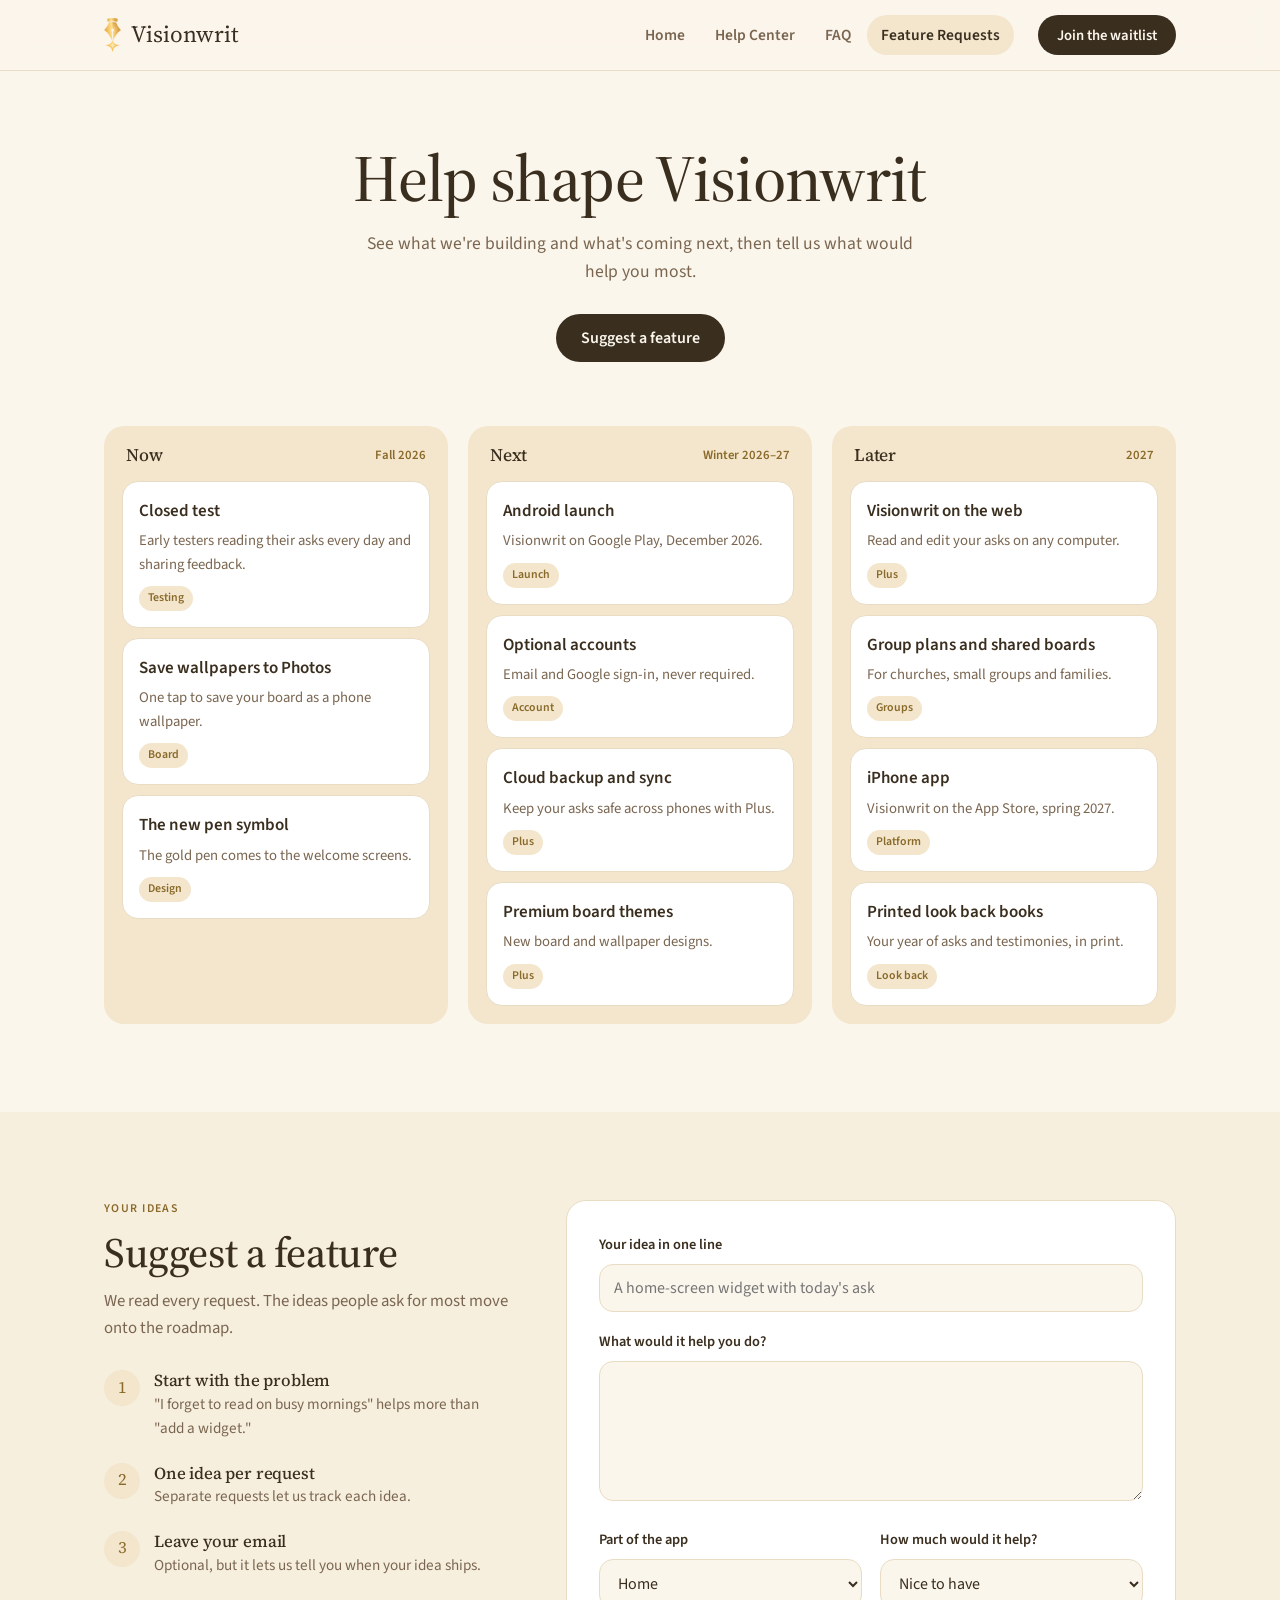
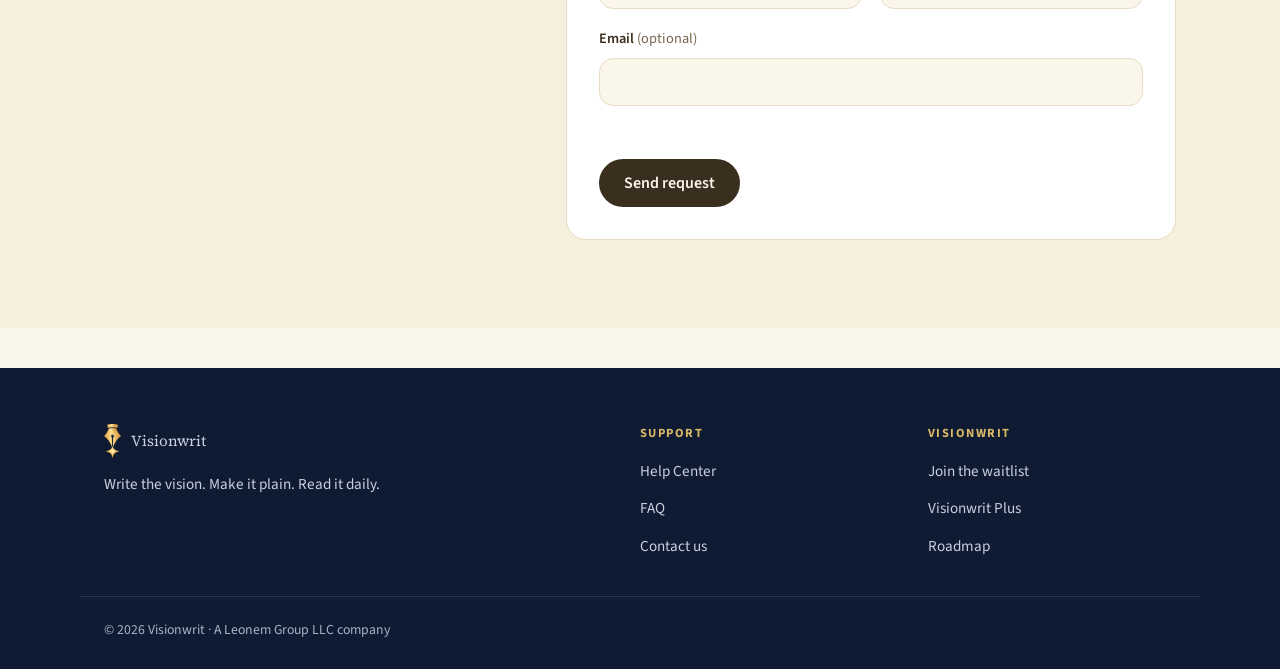
<file: feature-requests.html>
<!DOCTYPE html>
<html lang="en">
<head>
<meta charset="utf-8">
<meta name="viewport" content="width=device-width, initial-scale=1">
<!-- SEO:START (generated; edit seo in README) -->
<title>Roadmap and Feature Requests | Visionwrit</title>
<meta name="description" content="See what&#x27;s coming to Visionwrit, from the Android launch to cloud backup, the web version, group boards and iPhone, and suggest a feature for the app.">
<link rel="canonical" href="https://visionwrit.com/feature-requests">
<meta name="robots" content="index, follow, max-image-preview:large, max-snippet:-1">
<meta name="author" content="Visionwrit">
<meta property="og:type" content="website">
<meta property="og:site_name" content="Visionwrit">
<meta property="og:locale" content="en_US">
<meta property="og:title" content="Roadmap and Feature Requests | Visionwrit">
<meta property="og:description" content="See what&#x27;s coming to Visionwrit, from the Android launch to cloud backup, the web version, group boards and iPhone, and suggest a feature for the app.">
<meta property="og:url" content="https://visionwrit.com/feature-requests">
<meta property="og:image" content="https://visionwrit.com/img/og-image.jpg">
<meta property="og:image:width" content="1200">
<meta property="og:image:height" content="630">
<meta property="og:image:alt" content="Visionwrit: Write the vision. Make it plain. Read it daily.">
<meta name="twitter:card" content="summary_large_image">
<meta name="twitter:title" content="Roadmap and Feature Requests | Visionwrit">
<meta name="twitter:description" content="See what&#x27;s coming to Visionwrit, from the Android launch to cloud backup, the web version, group boards and iPhone, and suggest a feature for the app.">
<meta name="twitter:image" content="https://visionwrit.com/img/og-image.jpg">
<meta name="theme-color" content="#0F1B33">
<link rel="icon" type="image/png" href="img/favicon.png">
<link rel="apple-touch-icon" href="img/app-icon.png">
<link rel="manifest" href="site.webmanifest">
<script type="application/ld+json">
{
 "@context": "https://schema.org",
 "@graph": [
  {
   "@type": "Organization",
   "@id": "https://visionwrit.com/#organization",
   "name": "Visionwrit",
   "url": "https://visionwrit.com/",
   "logo": {
    "@type": "ImageObject",
    "url": "https://visionwrit.com/img/logo-512.png",
    "width": 512,
    "height": 512
   },
   "email": "support@visionwrit.com",
   "parentOrganization": {
    "@type": "Organization",
    "name": "Leonem Group LLC"
   },
   "contactPoint": {
    "@type": "ContactPoint",
    "contactType": "customer support",
    "email": "support@visionwrit.com",
    "url": "https://visionwrit.com/help#contact",
    "availableLanguage": "English"
   }
  },
  {
   "@type": "WebSite",
   "@id": "https://visionwrit.com/#website",
   "url": "https://visionwrit.com/",
   "name": "Visionwrit",
   "description": "Vision board and asks journal app: write the vision, make it plain, read it daily.",
   "publisher": {
    "@id": "https://visionwrit.com/#organization"
   },
   "inLanguage": "en-US"
  },
  {
   "@type": "WebPage",
   "@id": "https://visionwrit.com/feature-requests#webpage",
   "url": "https://visionwrit.com/feature-requests",
   "name": "Roadmap and Feature Requests | Visionwrit",
   "description": "See what's coming to Visionwrit, from the Android launch to cloud backup, the web version, group boards and iPhone, and suggest a feature for the app.",
   "isPartOf": {
    "@id": "https://visionwrit.com/#website"
   },
   "about": {
    "@id": "https://visionwrit.com/#app"
   },
   "inLanguage": "en-US",
   "primaryImageOfPage": {
    "@type": "ImageObject",
    "url": "https://visionwrit.com/img/og-image.jpg"
   },
   "dateModified": "2026-10-31",
   "breadcrumb": {
    "@id": "https://visionwrit.com/feature-requests#breadcrumb"
   }
  },
  {
   "@type": "BreadcrumbList",
   "@id": "https://visionwrit.com/feature-requests#breadcrumb",
   "itemListElement": [
    {
     "@type": "ListItem",
     "position": 1,
     "name": "Home",
     "item": "https://visionwrit.com/"
    },
    {
     "@type": "ListItem",
     "position": 2,
     "name": "Feature Requests",
     "item": "https://visionwrit.com/feature-requests"
    }
   ]
  }
 ]
}
</script>
<!-- SEO:END -->
<link rel="preconnect" href="https://fonts.googleapis.com"><link rel="preconnect" href="https://fonts.gstatic.com" crossorigin>
<link href="https://fonts.googleapis.com/css2?family=Source+Sans+3:wght@400;600&family=Source+Serif+4:ital,opsz,wght@0,8..60,400;0,8..60,500;1,8..60,500&display=swap" rel="stylesheet">
<link rel="stylesheet" href="styles.css?v=20261031h">
</head>
<body data-page="/feature-requests">
<main>
  <div class="page-head container">
    <h1>Help shape Visionwrit</h1>
    <p>See what we're building and what's coming next, then tell us what would help you most.</p>
    <div style="margin-top:28px"><a class="btn btn-primary" href="#submit">Suggest a feature</a></div>
  </div>

  <section style="padding-top:24px">
    <div class="container board">
      <div class="lane">
        <div class="lane-head"><h3>Now</h3><small>Fall 2026</small></div>
        <div class="item"><div class="t">Closed test</div><div class="d">Early testers reading their asks every day and sharing feedback.</div><span class="tag">Testing</span></div>
        <div class="item"><div class="t">Save wallpapers to Photos</div><div class="d">One tap to save your board as a phone wallpaper.</div><span class="tag">Board</span></div>
        <div class="item"><div class="t">The new pen symbol</div><div class="d">The gold pen comes to the welcome screens.</div><span class="tag">Design</span></div>
      </div>
      <div class="lane">
        <div class="lane-head"><h3>Next</h3><small>Winter 2026–27</small></div>
        <div class="item"><div class="t">Android launch</div><div class="d">Visionwrit on Google Play, December 2026.</div><span class="tag">Launch</span></div>
        <div class="item"><div class="t">Optional accounts</div><div class="d">Email and Google sign-in, never required.</div><span class="tag">Account</span></div>
        <div class="item"><div class="t">Cloud backup and sync</div><div class="d">Keep your asks safe across phones with Plus.</div><span class="tag">Plus</span></div>
        <div class="item"><div class="t">Premium board themes</div><div class="d">New board and wallpaper designs.</div><span class="tag">Plus</span></div>
      </div>
      <div class="lane">
        <div class="lane-head"><h3>Later</h3><small>2027</small></div>
        <div class="item"><div class="t">Visionwrit on the web</div><div class="d">Read and edit your asks on any computer.</div><span class="tag">Plus</span></div>
        <div class="item"><div class="t">Group plans and shared boards</div><div class="d">For churches, small groups and families.</div><span class="tag">Groups</span></div>
        <div class="item"><div class="t">iPhone app</div><div class="d">Visionwrit on the App Store, spring 2027.</div><span class="tag">Platform</span></div>
        <div class="item"><div class="t">Printed look back books</div><div class="d">Your year of asks and testimonies, in print.</div><span class="tag">Look back</span></div>
      </div>
    </div>
  </section>

  <section class="tinted" id="submit">
    <div class="container split">
      <div>
        <span class="label">Your ideas</span>
        <h2 style="margin-top:10px">Suggest a feature</h2>
        <p class="muted" style="margin-top:12px;font-size:1.05rem">We read every request. The ideas people ask for most move onto the roadmap.</p>
        <div class="info-list">
          <div><span class="num">1</span><div><h3>Start with the problem</h3><p>"I forget to read on busy mornings" helps more than "add a widget."</p></div></div>
          <div><span class="num">2</span><div><h3>One idea per request</h3><p>Separate requests let us track each idea.</p></div></div>
          <div><span class="num">3</span><div><h3>Leave your email</h3><p>Optional, but it lets us tell you when your idea ships.</p></div></div>
        </div>
      </div>

      <form class="form" id="ideaForm" novalidate>
        <div class="hp" aria-hidden="true" style="position:absolute;left:-10000px;top:auto;width:1px;height:1px;overflow:hidden"><label>Leave this empty<input type="text" name="_honey" tabindex="-1" autocomplete="off"></label></div>
        <div><label for="i-title">Your idea in one line</label><input id="i-title" required placeholder="A home-screen widget with today's ask"></div>
        <div><label for="i-why">What would it help you do?</label><textarea id="i-why" required></textarea></div>
        <div class="row">
          <div><label for="i-area">Part of the app</label><select id="i-area"><option>Home</option><option>Asks</option><option>Board</option><option>Received</option><option>Reading &amp; reminders</option><option>Settings</option><option>Something new</option></select></div>
          <div><label for="i-impact">How much would it help?</label><select id="i-impact"><option>Nice to have</option><option>I'd use it often</option><option>I really need this</option></select></div>
        </div>
        <div><label for="i-email">Email <span class="opt">(optional)</span></label><input id="i-email" type="email" autocomplete="email"></div>
        <div class="err" id="i-err" role="alert"></div>
        <div><button class="btn btn-primary" type="submit" id="i-send">Send request</button></div>
        <div class="result" id="i-result" aria-live="polite"></div>
      </form>
    </div>
  </section>
</main>
<script src="site.js?v=20261031h"></script>
<script>
document.getElementById("ideaForm").addEventListener("submit", e => {
  e.preventDefault();
  const err = document.getElementById("i-err"), title = val("i-title"), why = val("i-why"), email = val("i-email");
  if(!title){ err.textContent = "Give your idea a one-line title."; return; }
  if(!why){ err.textContent = "Tell us what it would help you do."; return; }
  if(email && !emailOk(email)){ err.textContent = "That email doesn't look right. Fix it or leave it blank."; return; }
  err.textContent = "";
  sendForm({
    form: e.target, button: document.getElementById("i-send"), box: document.getElementById("i-result"),
    subject: "[Feature request] " + title, replyTo: email || null,
    fields: { Idea: title, "Part of the app": val("i-area"), Impact: val("i-impact"), Email: email || "-", "What it would help with": why }
  });
});
</script>
<!-- Kit waitlist pop-up (settings: timing, frequency, devices are set in Kit) -->
<script async data-uid="b8080553c5" src="https://visionwrit.kit.com/b8080553c5/index.js"></script>
</body>
</html>
</file>
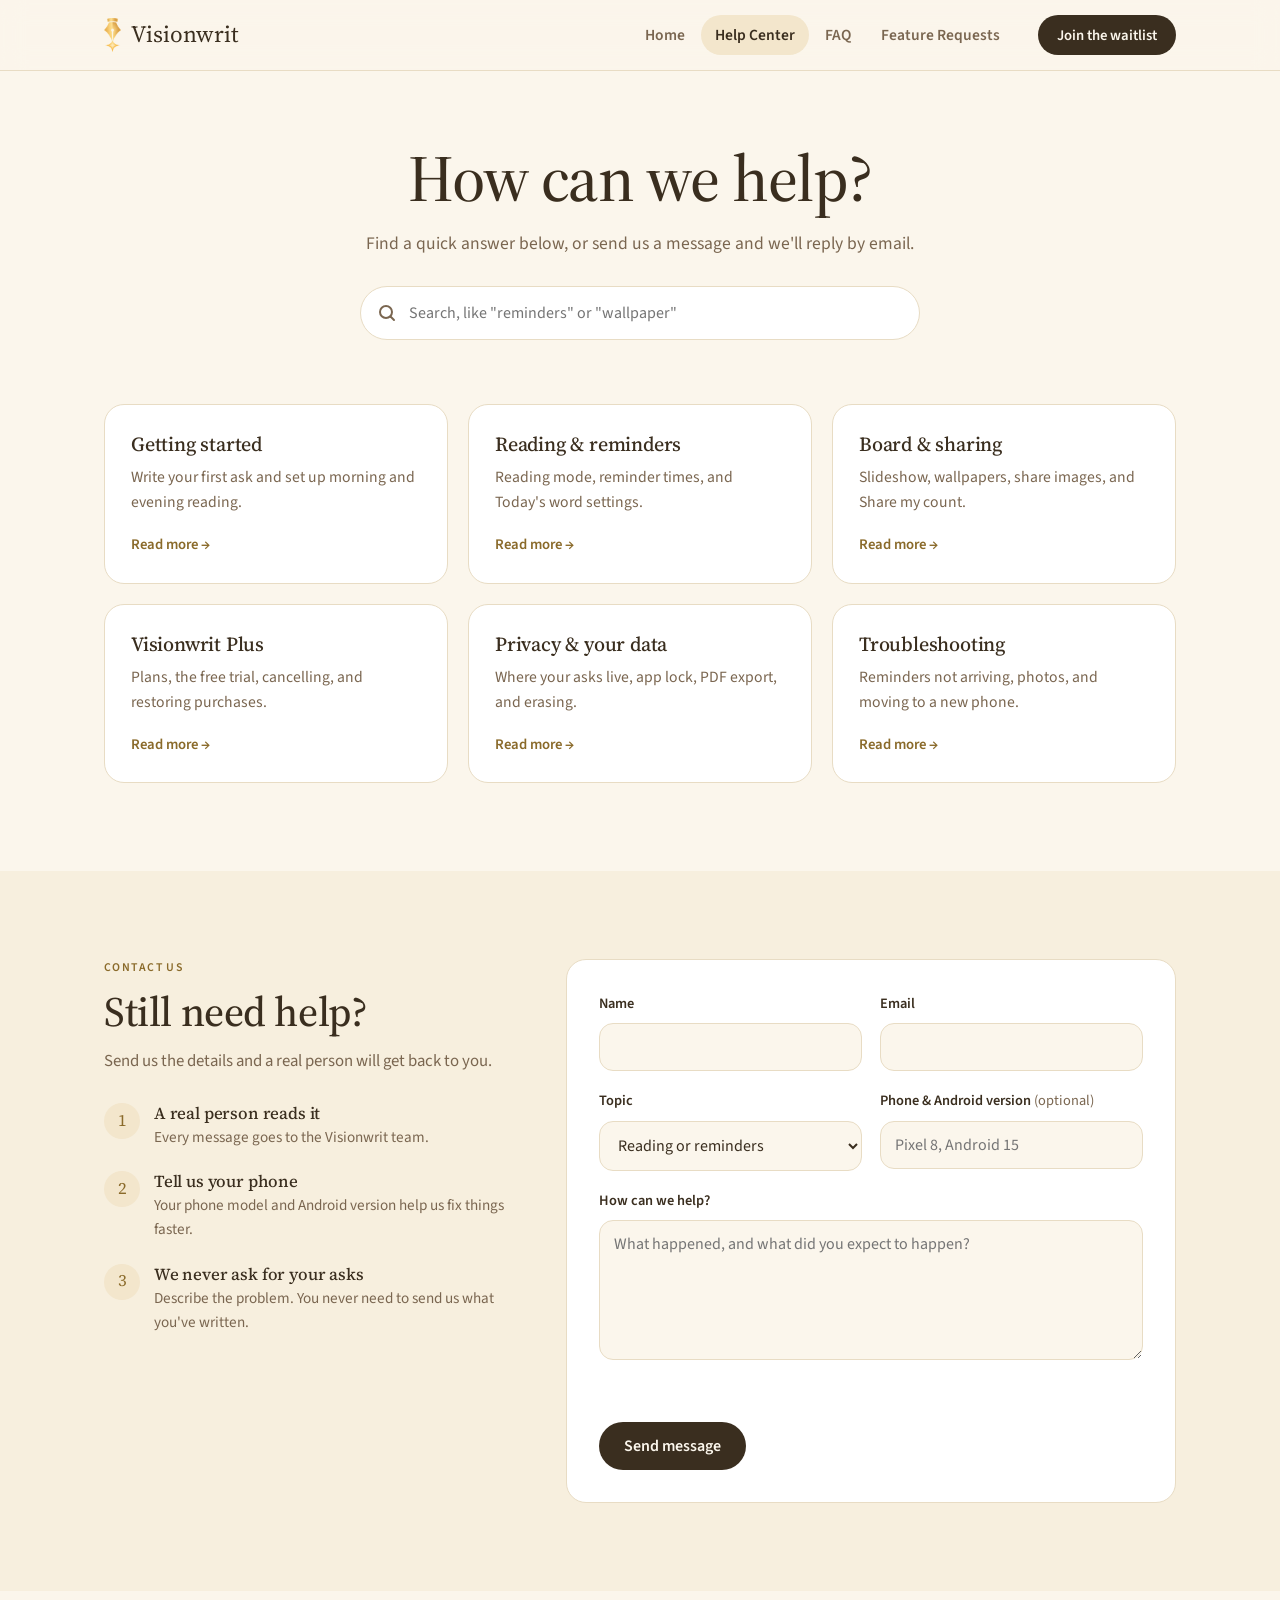
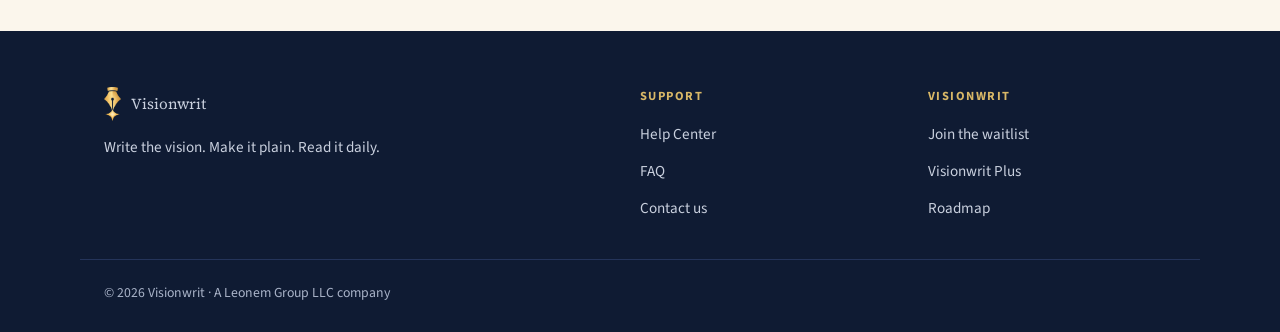
<file: help.html>
<!DOCTYPE html>
<html lang="en">
<head>
<meta charset="utf-8">
<meta name="viewport" content="width=device-width, initial-scale=1">
<!-- SEO:START (generated; edit seo in README) -->
<title>Help Center | Visionwrit</title>
<meta name="description" content="Get help with Visionwrit: reminders, writing asks, your vision board, Visionwrit Plus, privacy and troubleshooting. Contact the Visionwrit team.">
<link rel="canonical" href="https://visionwrit.com/help">
<meta name="robots" content="index, follow, max-image-preview:large, max-snippet:-1">
<meta name="author" content="Visionwrit">
<meta property="og:type" content="website">
<meta property="og:site_name" content="Visionwrit">
<meta property="og:locale" content="en_US">
<meta property="og:title" content="Help Center | Visionwrit">
<meta property="og:description" content="Get help with Visionwrit: reminders, writing asks, your vision board, Visionwrit Plus, privacy and troubleshooting. Contact the Visionwrit team.">
<meta property="og:url" content="https://visionwrit.com/help">
<meta property="og:image" content="https://visionwrit.com/img/og-image.jpg">
<meta property="og:image:width" content="1200">
<meta property="og:image:height" content="630">
<meta property="og:image:alt" content="Visionwrit: Write the vision. Make it plain. Read it daily.">
<meta name="twitter:card" content="summary_large_image">
<meta name="twitter:title" content="Help Center | Visionwrit">
<meta name="twitter:description" content="Get help with Visionwrit: reminders, writing asks, your vision board, Visionwrit Plus, privacy and troubleshooting. Contact the Visionwrit team.">
<meta name="twitter:image" content="https://visionwrit.com/img/og-image.jpg">
<meta name="theme-color" content="#0F1B33">
<link rel="icon" type="image/png" href="img/favicon.png">
<link rel="apple-touch-icon" href="img/app-icon.png">
<link rel="manifest" href="site.webmanifest">
<script type="application/ld+json">
{
 "@context": "https://schema.org",
 "@graph": [
  {
   "@type": "Organization",
   "@id": "https://visionwrit.com/#organization",
   "name": "Visionwrit",
   "url": "https://visionwrit.com/",
   "logo": {
    "@type": "ImageObject",
    "url": "https://visionwrit.com/img/logo-512.png",
    "width": 512,
    "height": 512
   },
   "email": "support@visionwrit.com",
   "parentOrganization": {
    "@type": "Organization",
    "name": "Leonem Group LLC"
   },
   "contactPoint": {
    "@type": "ContactPoint",
    "contactType": "customer support",
    "email": "support@visionwrit.com",
    "url": "https://visionwrit.com/help#contact",
    "availableLanguage": "English"
   }
  },
  {
   "@type": "WebSite",
   "@id": "https://visionwrit.com/#website",
   "url": "https://visionwrit.com/",
   "name": "Visionwrit",
   "description": "Vision board and asks journal app: write the vision, make it plain, read it daily.",
   "publisher": {
    "@id": "https://visionwrit.com/#organization"
   },
   "inLanguage": "en-US"
  },
  {
   "@type": "ContactPage",
   "@id": "https://visionwrit.com/help#webpage",
   "url": "https://visionwrit.com/help",
   "name": "Help Center | Visionwrit",
   "description": "Get help with Visionwrit: reminders, writing asks, your vision board, Visionwrit Plus, privacy and troubleshooting. Contact the Visionwrit team.",
   "isPartOf": {
    "@id": "https://visionwrit.com/#website"
   },
   "about": {
    "@id": "https://visionwrit.com/#app"
   },
   "inLanguage": "en-US",
   "primaryImageOfPage": {
    "@type": "ImageObject",
    "url": "https://visionwrit.com/img/og-image.jpg"
   },
   "dateModified": "2026-10-31",
   "breadcrumb": {
    "@id": "https://visionwrit.com/help#breadcrumb"
   }
  },
  {
   "@type": "BreadcrumbList",
   "@id": "https://visionwrit.com/help#breadcrumb",
   "itemListElement": [
    {
     "@type": "ListItem",
     "position": 1,
     "name": "Home",
     "item": "https://visionwrit.com/"
    },
    {
     "@type": "ListItem",
     "position": 2,
     "name": "Help Center",
     "item": "https://visionwrit.com/help"
    }
   ]
  }
 ]
}
</script>
<!-- SEO:END -->
<link rel="preconnect" href="https://fonts.googleapis.com"><link rel="preconnect" href="https://fonts.gstatic.com" crossorigin>
<link href="https://fonts.googleapis.com/css2?family=Source+Sans+3:wght@400;600&family=Source+Serif+4:ital,opsz,wght@0,8..60,400;0,8..60,500;1,8..60,500&display=swap" rel="stylesheet">
<link rel="stylesheet" href="styles.css?v=20261031h">
</head>
<body data-page="/help">
<main>
  <div class="page-head container">
    <h1>How can we help?</h1>
    <p>Find a quick answer below, or send us a message and we'll reply by email.</p>
    <form class="search" action="/faq" role="search">
      <svg width="18" height="18" viewBox="0 0 18 18" aria-hidden="true"><circle cx="8" cy="8" r="6" fill="none" stroke="currentColor" stroke-width="2"/><path d="M12.5 12.5L16 16" stroke="currentColor" stroke-width="2" stroke-linecap="round"/></svg>
      <label for="q" style="position:absolute;left:-9999px">Search help</label>
      <input id="q" name="q" type="search" placeholder="Search, like &quot;reminders&quot; or &quot;wallpaper&quot;">
    </form>
  </div>

  <section style="padding-top:24px">
    <div class="container">
      <div class="cards">
        <a class="card-link" href="/faq#getting-started"><h3>Getting started</h3><p>Write your first ask and set up morning and evening reading.</p><span class="go">Read more →</span></a>
        <a class="card-link" href="/faq#reading"><h3>Reading &amp; reminders</h3><p>Reading mode, reminder times, and Today's word settings.</p><span class="go">Read more →</span></a>
        <a class="card-link" href="/faq#board"><h3>Board &amp; sharing</h3><p>Slideshow, wallpapers, share images, and Share my count.</p><span class="go">Read more →</span></a>
        <a class="card-link" href="/faq#plus"><h3>Visionwrit Plus</h3><p>Plans, the free trial, cancelling, and restoring purchases.</p><span class="go">Read more →</span></a>
        <a class="card-link" href="/faq#privacy"><h3>Privacy &amp; your data</h3><p>Where your asks live, app lock, PDF export, and erasing.</p><span class="go">Read more →</span></a>
        <a class="card-link" href="/faq#troubleshooting"><h3>Troubleshooting</h3><p>Reminders not arriving, photos, and moving to a new phone.</p><span class="go">Read more →</span></a>
      </div>
    </div>
  </section>

  <section class="tinted" id="contact">
    <div class="container split">
      <div>
        <span class="label">Contact us</span>
        <h2 style="margin-top:10px">Still need help?</h2>
        <p class="muted" style="margin-top:12px;font-size:1.05rem">Send us the details and a real person will get back to you.</p>
        <div class="info-list">
          <div><span class="num">1</span><div><h3>A real person reads it</h3><p>Every message goes to the Visionwrit team.</p></div></div>
          <div><span class="num">2</span><div><h3>Tell us your phone</h3><p>Your phone model and Android version help us fix things faster.</p></div></div>
          <div><span class="num">3</span><div><h3>We never ask for your asks</h3><p>Describe the problem. You never need to send us what you've written.</p></div></div>
        </div>
      </div>

      <form class="form" id="helpForm" novalidate>
        <div class="hp" aria-hidden="true" style="position:absolute;left:-10000px;top:auto;width:1px;height:1px;overflow:hidden"><label>Leave this empty<input type="text" name="_honey" tabindex="-1" autocomplete="off"></label></div>
        <div class="row">
          <div><label for="h-name">Name</label><input id="h-name" autocomplete="name"></div>
          <div><label for="h-email">Email</label><input id="h-email" type="email" autocomplete="email" required></div>
        </div>
        <div class="row">
          <div><label for="h-topic">Topic</label>
            <select id="h-topic"><option>Reading or reminders</option><option>Writing or editing asks</option><option>Board, wallpapers or sharing</option><option>Visionwrit Plus or billing</option><option>Privacy or my data</option><option>Something isn't working</option><option>General question</option></select></div>
          <div><label for="h-device">Phone &amp; Android version <span class="opt">(optional)</span></label><input id="h-device" placeholder="Pixel 8, Android 15"></div>
        </div>
        <div><label for="h-msg">How can we help?</label><textarea id="h-msg" required placeholder="What happened, and what did you expect to happen?"></textarea></div>
        <div class="err" id="h-err" role="alert"></div>
        <div><button class="btn btn-primary" type="submit" id="h-send">Send message</button></div>
        <div class="result" id="h-result" aria-live="polite"></div>
      </form>
    </div>
  </section>
</main>
<script src="site.js?v=20261031h"></script>
<script>
document.getElementById("helpForm").addEventListener("submit", e => {
  e.preventDefault();
  const err = document.getElementById("h-err"), email = val("h-email"), msg = val("h-msg");
  if(!emailOk(email)){ err.textContent = "Enter a valid email so we can reply."; return; }
  if(msg.length < 10){ err.textContent = "Add a few more details so we can help."; return; }
  err.textContent = "";
  const topic = val("h-topic");
  sendForm({
    form: e.target, button: document.getElementById("h-send"), box: document.getElementById("h-result"),
    subject: "[Help] " + topic, replyTo: email,
    fields: { Name: val("h-name") || "-", Email: email, Topic: topic, Device: val("h-device") || "-", Message: msg }
  });
});
</script>
<!-- Kit waitlist pop-up (settings: timing, frequency, devices are set in Kit) -->
<script async data-uid="b8080553c5" src="https://visionwrit.kit.com/b8080553c5/index.js"></script>
</body>
</html>
</file>
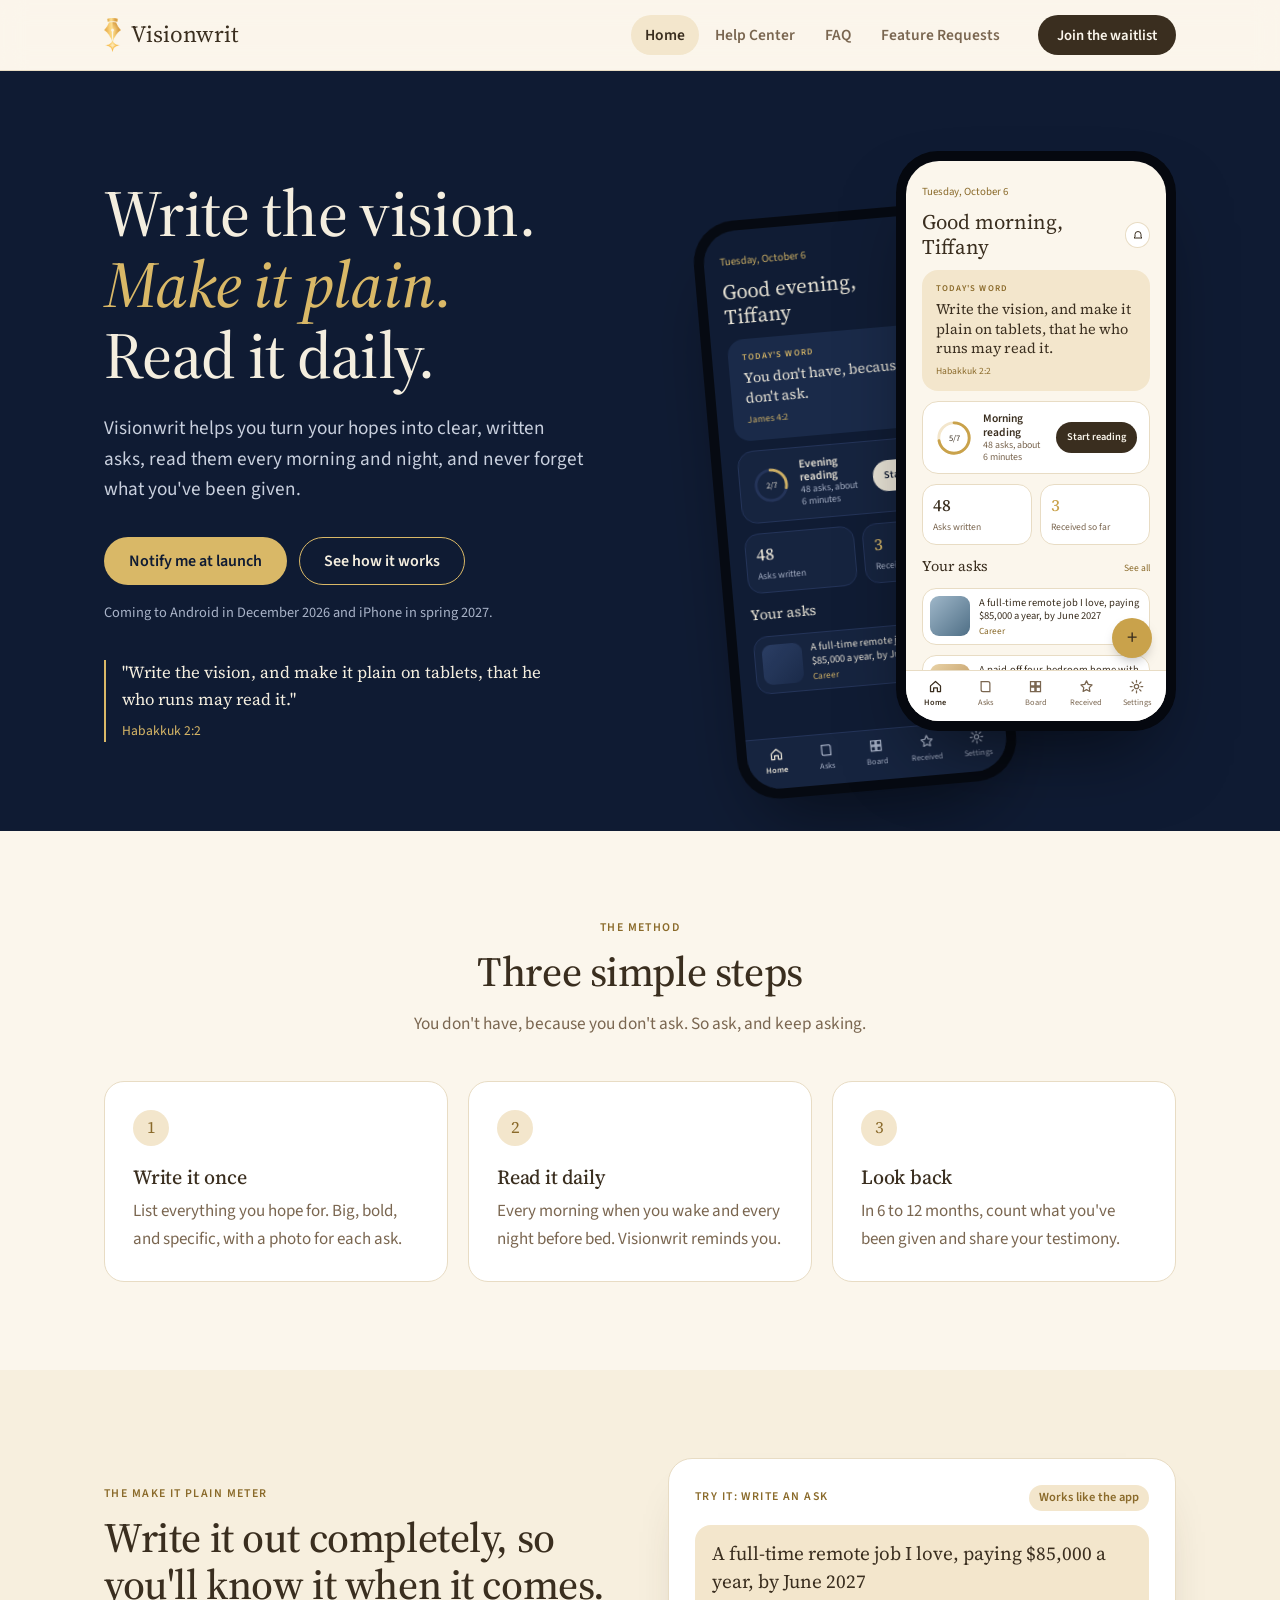
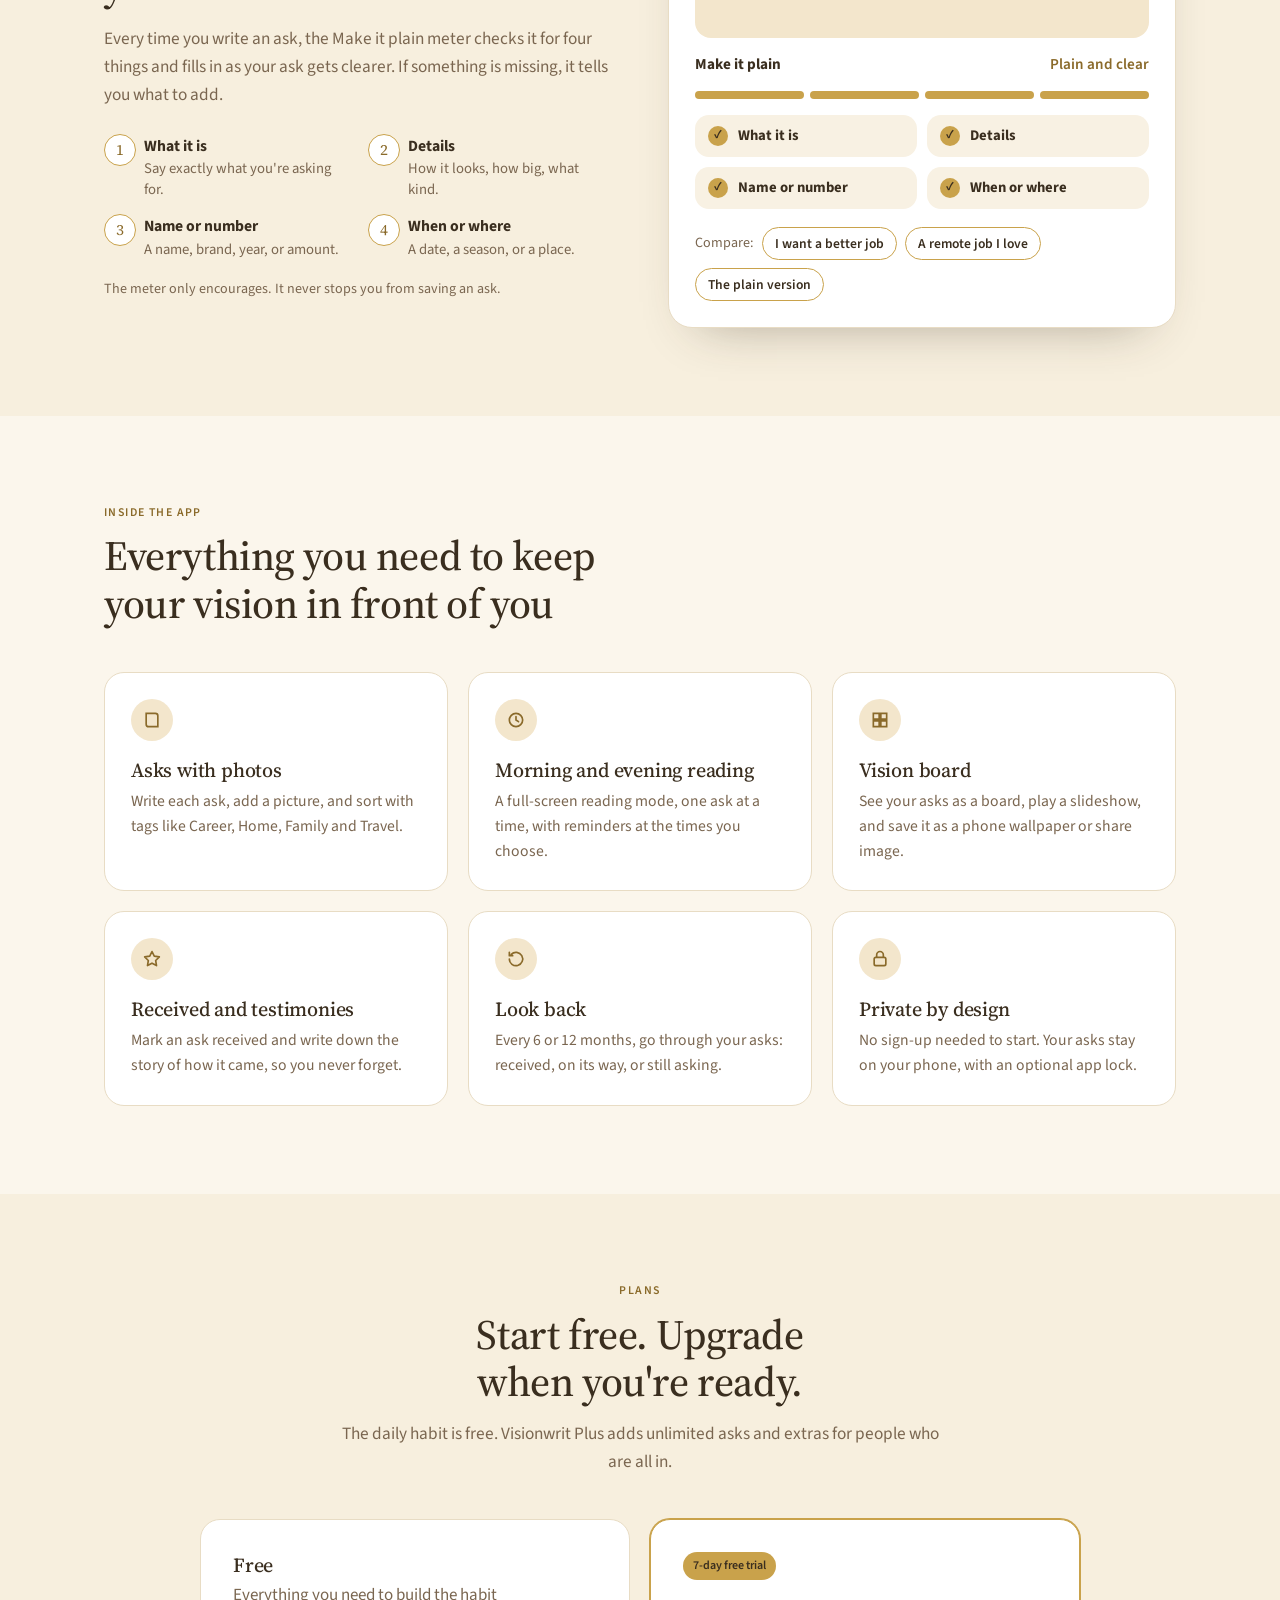
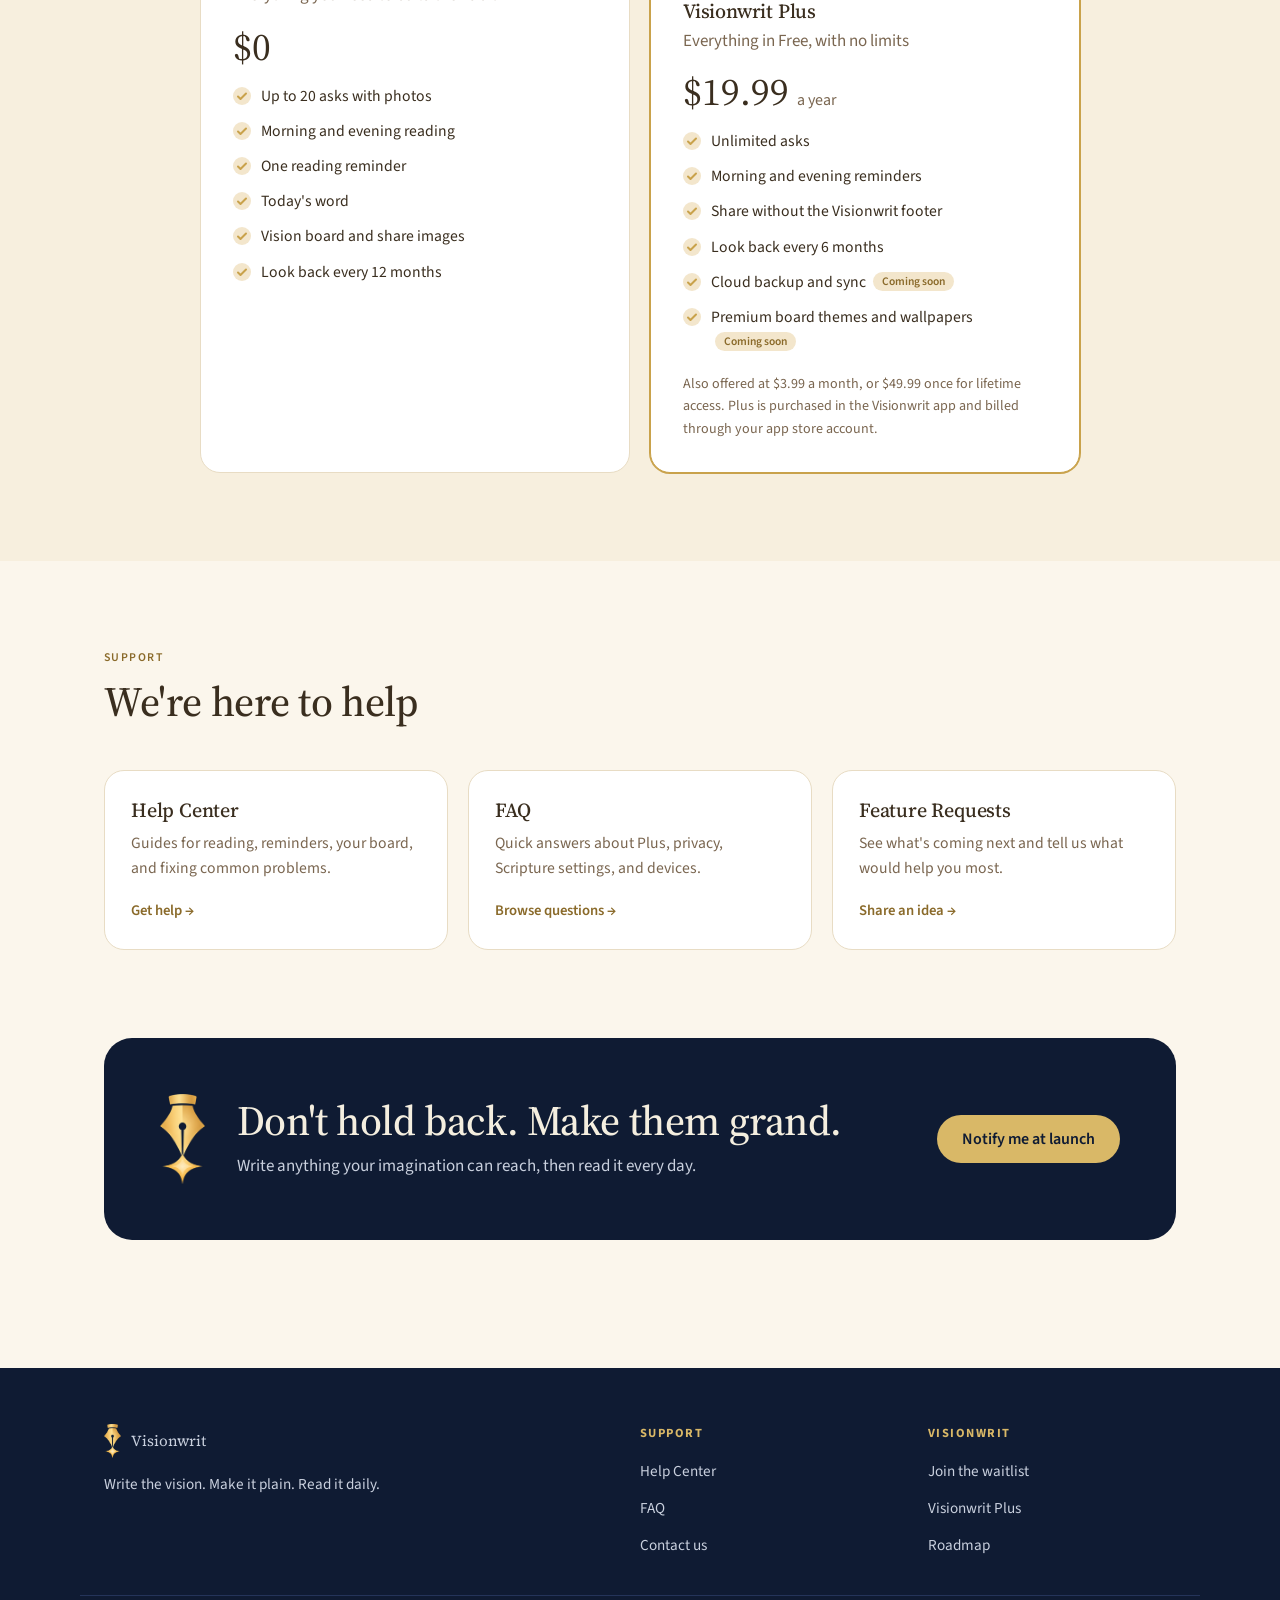
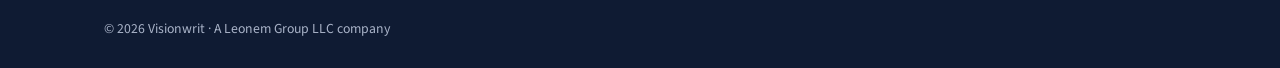
<file: home.html>
<!DOCTYPE html>
<html lang="en">
<head>
<meta charset="utf-8">
<title>Home | Visionwrit</title>
<link rel="canonical" href="https://visionwrit.com/">
<meta name="robots" content="noindex, follow">
<meta http-equiv="refresh" content="0; url=/">
<script>location.replace("/" + location.hash);</script>
</head>
<body>
<p>This page has moved to <a href="/">visionwrit.com/</a>.</p>
</body>
</html>
</file>
<file: styles.css>
/* Visionwrit site. Mirrors the app: "Morning light" (cream, brown, gold) by default, "Night sky" (navy, cream, gold) in dark mode.
   Layout: centered 1120px column, serif headings like the app, rounded 20px cards with hairline borders, pill buttons. */
:root{
  --bg:#FBF6EC;          /* app background, morning light */
  --card:#FFFFFF;
  --tint:#F3E6CC;        /* Today's word card */
  --line:#E8DCC4;
  --text:#3A2E1F;
  --text2:#7A6650;
  --accent-text:#8A6A2A;
  --gold:#C9A24B;
  --on-gold:#3A2E1F;
  --primary:#3A2E1F;
  --on-primary:#FBF6EC;
  --navy:#0F1B33;        /* night sky, used for hero and footer in both themes */
  --navy-card:#16233F;
  --navy-line:#24345A;
  --cream:#F4EEDF;
  --gold-night:#D9B867;
  --serif:"Source Serif 4", Georgia, "Times New Roman", serif;
  --sans:"Source Sans 3", "Segoe UI", Roboto, system-ui, sans-serif;
  color-scheme:light;
}
@media (prefers-color-scheme: dark){
  :root:not([data-theme="light"]){
    --bg:#0F1B33; --card:#16233F; --tint:#1A2A4A; --line:#24345A; --text:#F4EEDF; --text2:#A9B3C8;
    --accent-text:#D9B867; --gold:#D9B867; --on-gold:#0F1B33; --primary:#F4EEDF; --on-primary:#0F1B33;
    --navy:#0A1326; --navy-card:#16233F; color-scheme:dark;
  }
}
:root[data-theme="dark"]{
  --bg:#0F1B33; --card:#16233F; --tint:#1A2A4A; --line:#24345A; --text:#F4EEDF; --text2:#A9B3C8;
  --accent-text:#D9B867; --gold:#D9B867; --on-gold:#0F1B33; --primary:#F4EEDF; --on-primary:#0F1B33;
  --navy:#0A1326; --navy-card:#16233F; color-scheme:dark;
}

*{box-sizing:border-box}
body{margin:0;background:var(--bg);color:var(--text);font:400 17px/1.6 var(--sans);-webkit-font-smoothing:antialiased}
a{color:inherit}
img{max-width:100%;display:block}
p{margin:0}
:focus-visible{outline:2px solid var(--gold);outline-offset:3px;border-radius:6px}
h1,h2,h3{font-family:var(--serif);font-weight:500;margin:0;text-wrap:balance;letter-spacing:-.01em}
h1{font-size:clamp(2.5rem,6vw,4.1rem);line-height:1.08}
h2{font-size:clamp(1.8rem,3.6vw,2.6rem);line-height:1.15}
h3{font-size:1.25rem;line-height:1.3}
.container{max-width:1120px;margin:0 auto;padding:0 24px}
.muted{color:var(--text2)}
.label{display:block;font-size:.74rem;font-weight:600;letter-spacing:.12em;text-transform:uppercase;color:var(--accent-text)}

/* Nav */
.nav{position:sticky;top:0;z-index:10;background:color-mix(in srgb,var(--bg) 90%,transparent);backdrop-filter:blur(12px);border-bottom:1px solid var(--line)}
.nav .container{display:flex;align-items:center;gap:24px;height:70px}
.logo{display:flex;align-items:center;gap:10px;text-decoration:none;font-family:var(--serif);font-size:1.45rem;color:var(--text)}
.logo img{height:34px;width:auto}
.nav-links{display:flex;gap:2px;margin-left:auto}
.nav-links a{text-decoration:none;color:var(--text2);font-weight:600;font-size:.97rem;padding:8px 14px;border-radius:999px}
.nav-links a:hover{color:var(--text);background:var(--tint)}
.nav-links a[aria-current="page"]{color:var(--text);background:var(--tint)}
.menu-btn{display:none;margin-left:auto;background:none;border:1px solid var(--line);border-radius:12px;padding:8px 10px;color:var(--text);cursor:pointer}

/* Buttons: same pills as the app */
.btn{display:inline-flex;align-items:center;justify-content:center;gap:8px;min-height:48px;font:600 1rem var(--sans);padding:0 24px;border-radius:999px;border:1px solid transparent;text-decoration:none;cursor:pointer;transition:opacity .15s}
.btn:hover{opacity:.88}
.btn-primary{background:var(--primary);color:var(--on-primary)}
.btn-gold{background:var(--gold);color:var(--on-gold)}
.btn-outline{background:transparent;border-color:var(--gold);color:var(--text)}
.btn-sm{min-height:40px;padding:0 18px;font-size:.92rem}
.on-navy .btn-outline{color:var(--cream);border-color:var(--gold-night)}

/* Hero: the app's splash screen, night sky with the gold pen */
.hero{background:var(--navy);color:var(--cream);overflow:hidden}
.hero .container{display:grid;grid-template-columns:1.1fr .9fr;gap:48px;align-items:center;padding-top:80px;padding-bottom:80px}
.hero .label{color:var(--gold-night)}
.hero h1{margin-top:18px}
.hero h1 em{font-style:italic;color:var(--gold-night)}
.hero .lede{font-size:1.2rem;color:#C9D0DE;max-width:480px;margin:22px 0 32px}
.hero .actions{display:flex;gap:12px;flex-wrap:wrap}
.hero .btn-gold{background:var(--gold-night);color:#0F1B33}
.verse{margin-top:36px;padding-left:16px;border-left:2px solid var(--gold-night);max-width:440px}
.verse p{font-family:var(--serif);font-size:1.05rem;color:var(--cream)}
.verse small{display:block;margin-top:6px;color:var(--gold-night);font-size:.85rem}
.store-note{margin-top:16px;font-size:.9rem;color:#A9B3C8}

/* Phones */
.phones{position:relative;height:600px;width:100%;max-width:520px;margin-left:auto}
.phone{position:absolute;width:280px;border-radius:42px;background:#05080f;padding:10px;box-shadow:0 40px 80px -30px rgba(0,0,0,.6)}
.phone.front{right:0;top:0;z-index:2}
.phone.back{left:0;top:60px;transform:rotate(-5deg);opacity:.95}
.screen{border-radius:33px;overflow:hidden;height:560px;display:flex;flex-direction:column;font-family:var(--sans)}
.screen .body{flex:1;min-height:0;overflow:hidden;padding:22px 16px 0;display:flex;flex-direction:column;gap:10px;position:relative}
.s-light{background:#FBF6EC;color:#3A2E1F}
.s-dark{background:#0F1B33;color:#F4EEDF}
.s-date{font-size:.68rem;color:#8A6A2A}
.s-dark .s-date{color:#D9B867}
.s-hello{font-family:var(--serif);font-size:1.3rem;line-height:1.2;display:flex;justify-content:space-between;align-items:center}
.bell{width:26px;height:26px;border-radius:50%;border:1px solid #E8DCC4;display:grid;place-items:center;background:#fff}
.s-dark .bell{background:#16233F;border-color:#24345A}
.word{border-radius:16px;padding:12px 14px;background:#F3E6CC}
.s-dark .word{background:#1A2A4A}
.word .k{font-size:.55rem;letter-spacing:.12em;color:#8A6A2A;font-weight:600}
.s-dark .word .k{color:#D9B867}
.word .v{font-family:var(--serif);font-size:.9rem;line-height:1.35;margin-top:4px}
.word .r{font-size:.6rem;color:#8A6A2A;margin-top:5px}
.s-dark .word .r{color:#D9B867}
.read{display:flex;align-items:center;gap:10px;border:1px solid #E8DCC4;border-radius:16px;padding:10px 12px;background:#fff}
.s-dark .read{background:#16233F;border-color:#24345A}
.ring{width:38px;height:38px;flex:none}
.read .t{font-size:.72rem;font-weight:600;line-height:1.2}
.read .t span{display:block;font-weight:400;color:#7A6650;font-size:.62rem}
.s-dark .read .t span{color:#A9B3C8}
.pill{margin-left:auto;font-size:.65rem;font-weight:600;padding:7px 11px;border-radius:999px;background:#3A2E1F;color:#FBF6EC;white-space:nowrap}
.s-dark .pill{background:#F4EEDF;color:#0F1B33}
.stats{display:grid;grid-template-columns:1fr 1fr;gap:8px}
.stats div{border:1px solid #E8DCC4;border-radius:14px;padding:8px 10px;background:#fff;font-size:.6rem;color:#7A6650}
.s-dark .stats div{background:#16233F;border-color:#24345A;color:#A9B3C8}
.stats b{display:block;font-family:var(--serif);font-weight:500;font-size:1.05rem;color:#3A2E1F}
.s-dark .stats b{color:#F4EEDF}
.stats .gold b{color:#C9A24B}
.your{display:flex;justify-content:space-between;align-items:baseline;font-family:var(--serif);font-size:.9rem}
.your span{font-family:var(--sans);font-size:.6rem;color:#8A6A2A}
.ask{display:flex;gap:9px;align-items:center;border:1px solid #E8DCC4;border-radius:14px;padding:7px;background:#fff}
.s-dark .ask{background:#16233F;border-color:#24345A}
.ph{width:40px;height:40px;border-radius:9px;flex:none}
.ask .t{font-size:.66rem;line-height:1.3}
.ask .t span{display:block;color:#8A6A2A;font-size:.58rem;margin-top:2px}
.s-dark .ask .t span{color:#D9B867}
.fab{position:absolute;right:14px;bottom:12px;width:40px;height:40px;border-radius:50%;background:#C9A24B;color:#3A2E1F;display:grid;place-items:center;font-size:1.3rem;box-shadow:0 6px 14px -6px rgba(0,0,0,.4)}
.tabs{display:grid;grid-template-columns:repeat(5,1fr);border-top:1px solid #E8DCC4;background:#fff;padding:8px 4px 12px}
.s-dark .tabs{background:#16233F;border-color:#24345A}
.tabs div{display:flex;flex-direction:column;align-items:center;gap:2px;font-size:.52rem;color:#7A6650}
.s-dark .tabs div{color:#A9B3C8}
.tabs .on{color:#3A2E1F;font-weight:600}
.s-dark .tabs .on{color:#F4EEDF}
.tabs svg{width:15px;height:15px}

section{padding:88px 0}
.section-head{max-width:620px;margin-bottom:44px}
.section-head h2{margin-top:10px}
.section-head p{margin-top:14px;color:var(--text2);font-size:1.08rem}
.center{text-align:center;margin-left:auto;margin-right:auto}

/* Method: three steps, like onboarding */
.method{display:grid;grid-template-columns:repeat(3,1fr);gap:20px}
.step{background:var(--card);border:1px solid var(--line);border-radius:20px;padding:28px}
.num{width:36px;height:36px;border-radius:50%;background:var(--tint);color:var(--accent-text);display:grid;place-items:center;font-family:var(--serif);font-size:1.05rem;margin-bottom:18px}
.step p{color:var(--text2);margin-top:8px}

/* Make it plain meter demo */
.plain{display:grid;grid-template-columns:1fr 1fr;gap:56px;align-items:center}
.sr{position:absolute;width:1px;height:1px;overflow:hidden;clip:rect(0 0 0 0);white-space:nowrap}
.checks-explained{list-style:none;counter-reset:c;margin:26px 0 0;padding:0;display:grid;grid-template-columns:1fr 1fr;gap:14px 20px}
.checks-explained li{counter-increment:c;display:grid;grid-template-columns:30px 1fr;column-gap:10px;align-content:start}
.checks-explained li::before{content:counter(c);grid-row:span 2;width:30px;height:30px;border-radius:50%;background:var(--card);border:1px solid var(--gold);color:var(--accent-text);display:grid;place-items:center;font-family:var(--serif);font-size:.95rem}
.checks-explained strong{font-size:.98rem}
.checks-explained span{color:var(--text2);font-size:.92rem;line-height:1.4}
.meter-demo{background:var(--card);border:1px solid var(--line);border-radius:24px;padding:26px;display:grid;gap:14px;box-shadow:0 24px 50px -32px rgba(58,46,31,.45)}
.demo-head{display:flex;flex-wrap:wrap;justify-content:space-between;align-items:center;gap:8px 12px}
.demo-note{white-space:nowrap;font-size:.78rem;font-weight:600;color:var(--accent-text);background:var(--tint);padding:3px 10px;border-radius:999px}
.meter-demo textarea{min-height:0;font-family:var(--serif);font-size:1.2rem;line-height:1.45;background:var(--tint);border-color:transparent;border-radius:16px;padding:14px 16px;resize:none}
.meter-row{display:flex;justify-content:space-between;align-items:baseline;font-size:.95rem}
.meter-row span{color:var(--accent-text);font-weight:600}
.meter{display:grid;grid-template-columns:repeat(4,1fr);gap:6px}
.meter span{height:8px;border-radius:999px;background:color-mix(in srgb,var(--line) 55%,var(--card));transition:background .25s}
.meter span.on{background:var(--gold)}
@media (prefers-reduced-motion: reduce){.meter span{transition:none}}
.check-list{list-style:none;margin:2px 0 0;padding:0;display:grid;grid-template-columns:1fr 1fr;gap:10px}
.check-list li{display:flex;gap:10px;align-items:flex-start;border:1px solid var(--line);border-radius:14px;padding:10px 12px;font-size:.92rem;line-height:1.35}
.check-list li.met{background:color-mix(in srgb,var(--tint) 55%,var(--card));border-color:transparent}
.check-list .tick{flex:none;width:20px;height:20px;border-radius:50%;border:1.5px dashed var(--gold);display:grid;place-items:center;font-size:.75rem;font-weight:700;color:var(--on-gold)}
.check-list li.met .tick{background:var(--gold);border:none}
.check-list em{display:block;font-style:normal;color:var(--text2);font-size:.85rem;margin-top:2px}
.examples{display:flex;flex-wrap:wrap;gap:8px;align-items:center;padding-top:4px}
.chip-btn{font:600 .85rem var(--sans);padding:6px 12px;border-radius:999px;background:transparent;color:var(--text);border:1px solid var(--gold);cursor:pointer}
.chip-btn:hover{background:var(--tint)}

/* Feature list */
.features{display:grid;grid-template-columns:repeat(3,1fr);gap:20px}
.feature{background:var(--card);border:1px solid var(--line);border-radius:20px;padding:26px}
.ficon{width:42px;height:42px;border-radius:50%;background:var(--tint);color:var(--accent-text);display:grid;place-items:center;margin-bottom:16px}
.ficon svg{width:20px;height:20px}
.feature p{color:var(--text2);margin-top:6px;font-size:.98rem}

/* Plans */
.plans{display:grid;grid-template-columns:1fr 1fr;gap:20px;max-width:880px;margin:0 auto}
.plan{background:var(--card);border:1px solid var(--line);border-radius:20px;padding:32px;display:flex;flex-direction:column;gap:18px}
.plan.plus{border-color:var(--gold);box-shadow:0 0 0 1px var(--gold)}
.price{font-family:var(--serif);font-size:2.4rem;line-height:1}
.price small{font-family:var(--sans);font-size:1rem;color:var(--text2)}
.plan ul{list-style:none;margin:0;padding:0;display:grid;gap:10px}
.plan li{display:flex;gap:10px;font-size:.98rem}
.plan li::before{content:"";flex:none;width:18px;height:18px;margin-top:3px;border-radius:50%;background:var(--tint) url("data:image/svg+xml,%3Csvg xmlns='http://www.w3.org/2000/svg' viewBox='0 0 18 18'%3E%3Cpath d='M5 9.5l2.5 2.5L13 6.5' fill='none' stroke='%23C9A24B' stroke-width='2' stroke-linecap='round' stroke-linejoin='round'/%3E%3C/svg%3E") center/18px no-repeat}
.plan .soon{display:inline-block;vertical-align:2px;font-size:.72rem;font-weight:600;line-height:1.5;color:var(--accent-text);background:var(--tint);padding:1px 9px;border-radius:999px;margin-left:4px;white-space:nowrap}
.badge{align-self:flex-start;font-size:.75rem;font-weight:600;padding:4px 10px;border-radius:999px;background:var(--gold);color:var(--on-gold)}
.fine{font-size:.88rem;color:var(--text2)}

.promise{display:flex;flex-wrap:wrap;gap:12px 28px;justify-content:center;margin-top:32px;color:var(--text2);font-size:.95rem}
.promise span{display:flex;align-items:center;gap:8px}
.promise span::before{content:"✦";color:var(--gold)}

/* Cards linking to support pages */
.cards{display:grid;grid-template-columns:repeat(3,1fr);gap:20px}
.card-link{display:flex;flex-direction:column;gap:8px;padding:26px;border:1px solid var(--line);border-radius:20px;text-decoration:none;background:var(--card);transition:border-color .15s}
.card-link:hover{border-color:var(--gold)}
.card-link p{color:var(--text2);font-size:.98rem}
.card-link .go{margin-top:auto;padding-top:10px;font-weight:600;font-size:.92rem;color:var(--accent-text)}

/* Navy CTA band */
.band-navy{background:var(--navy);color:var(--cream);border-radius:28px;padding:56px;display:grid;grid-template-columns:auto 1fr auto;gap:32px;align-items:center}
.band-navy img{height:90px;width:auto}
.band-navy p{color:#C9D0DE;margin-top:8px}
.band-navy .btn-gold{background:var(--gold-night);color:#0F1B33}

/* Page header (inner pages) */
.page-head{padding:72px 0 40px;text-align:center}
.page-head .label{margin-bottom:12px}
.page-head p{max-width:560px;margin:16px auto 0;font-size:1.1rem;color:var(--text2)}

/* Search */
.search{max-width:560px;margin:28px auto 0;position:relative}
.search input{padding-left:48px;height:54px;border-radius:999px;background:var(--card);border:1px solid var(--line)}
.search svg{position:absolute;left:18px;top:50%;transform:translateY(-50%);color:var(--text2)}

/* Forms */
.form{display:grid;gap:18px;padding:32px;border:1px solid var(--line);border-radius:20px;background:var(--card)}
.row{display:grid;grid-template-columns:1fr 1fr;gap:18px}
label{display:block;font-weight:600;font-size:.9rem;margin-bottom:8px}
label .opt{font-weight:400;color:var(--text2)}
input,select,textarea{width:100%;font:400 1rem var(--sans);color:var(--text);background:var(--bg);border:1px solid var(--line);border-radius:14px;padding:12px 14px}
input:focus,select:focus,textarea:focus{outline:none;border-color:var(--gold);box-shadow:0 0 0 3px color-mix(in srgb,var(--gold) 25%,transparent)}
textarea{min-height:140px;resize:vertical}
.err{color:#9A3B2E;font-size:.9rem;font-weight:600;min-height:1.2em}
:root[data-theme="dark"] .err{color:#E39A8C}
@media (prefers-color-scheme: dark){:root:not([data-theme="light"]) .err{color:#E39A8C}}
.result{display:none;padding:20px;border-radius:16px;background:var(--tint)}
.result.show{display:block}
.result.ok{border-left:4px solid var(--gold)}
.result.bad{border-left:4px solid #9A3B2E}
.result a{color:var(--accent-text)}
.hp{position:absolute;left:-9999px;width:1px;height:1px;opacity:0}
.btn:disabled{opacity:.6;cursor:wait}
.result pre{white-space:pre-wrap;font:400 .86rem/1.55 ui-monospace,Consolas,monospace;background:var(--card);border:1px solid var(--line);border-radius:12px;padding:14px;margin:12px 0;max-height:220px;overflow:auto}
.result .actions{display:flex;gap:10px;flex-wrap:wrap;align-items:center}

.split{display:grid;grid-template-columns:.8fr 1.2fr;gap:56px;align-items:start}
.info-list{display:grid;gap:22px;margin-top:28px}
.info-list > div{display:flex;gap:14px}
.info-list .num{margin:0;flex:none}
.info-list h3{font-size:1.05rem}
.info-list p{color:var(--text2);font-size:.95rem}
.tinted{background:color-mix(in srgb,var(--tint) 45%,var(--bg))}

/* FAQ */
.faq-layout{display:grid;grid-template-columns:220px 1fr;gap:56px;align-items:start}
.faq-nav{position:sticky;top:100px;display:grid;gap:2px}
.faq-nav a{text-decoration:none;color:var(--text2);font-weight:600;font-size:.95rem;padding:8px 12px;border-radius:12px}
.faq-nav a:hover{color:var(--text);background:var(--tint)}
.faq-group{margin-bottom:48px;scroll-margin-top:100px}
.faq-group h2{font-size:1.5rem;margin-bottom:8px}
details{border-bottom:1px solid var(--line)}
summary{cursor:pointer;list-style:none;display:flex;justify-content:space-between;align-items:center;gap:16px;padding:18px 0;font-weight:600}
summary::-webkit-details-marker{display:none}
summary .plus{width:28px;height:28px;border-radius:50%;border:1px solid var(--gold);color:var(--accent-text);display:grid;place-items:center;flex:none;transition:transform .2s}
details[open] summary .plus{transform:rotate(45deg);background:var(--gold);color:var(--on-gold)}
details p{color:var(--text2);padding:0 44px 20px 0}
@media (prefers-reduced-motion: reduce){summary .plus{transition:none}}

/* Roadmap */
.board{display:grid;grid-template-columns:repeat(3,1fr);gap:20px}
.lane{background:var(--tint);border-radius:20px;padding:18px}
.lane-head{display:flex;align-items:center;justify-content:space-between;margin-bottom:14px;padding:0 4px}
.lane-head h3{font-size:1.1rem}
.lane-head small{font-size:.8rem;color:var(--accent-text);font-weight:600}
.item{background:var(--card);border:1px solid var(--line);border-radius:16px;padding:16px;margin-bottom:10px}
.item:last-child{margin-bottom:0}
.item .t{font-weight:600}
.item .d{color:var(--text2);font-size:.92rem;margin-top:4px}
.tag{display:inline-block;margin-top:10px;font-size:.74rem;font-weight:600;color:var(--accent-text);background:var(--tint);padding:3px 9px;border-radius:999px}

/* Footer: night sky */
footer{background:var(--navy);color:#C9D0DE;margin-top:40px}
.foot{display:grid;grid-template-columns:2fr 1fr 1fr;gap:40px;padding-top:56px;padding-bottom:36px}
footer .logo{color:var(--cream)}
.foot h4{margin:0 0 14px;font-size:.78rem;letter-spacing:.12em;text-transform:uppercase;color:var(--gold-night)}
.foot ul{list-style:none;margin:0;padding:0;display:grid;gap:10px}
.foot a{text-decoration:none;color:#C9D0DE;font-size:.95rem}
.foot a:hover{color:var(--cream)}
.foot p{font-size:.95rem;margin-top:14px;max-width:340px}
.legal{border-top:1px solid #24345A;padding-top:22px;padding-bottom:28px;font-size:.86rem;display:flex;justify-content:space-between;gap:16px;flex-wrap:wrap;color:#A9B3C8}

/* Mid widths: the column is too narrow for two phones side by side, so show only the front one */
@media (min-width:921px) and (max-width:1100px){.phone.back{display:none}.phone.front{right:auto;left:50%;transform:translateX(-50%)}}
@media (max-width:920px){
  .hero .container,.split,.faq-layout,.plain{grid-template-columns:1fr}
  .phones{height:590px;max-width:520px;margin:0 auto;width:100%}
  .method,.features,.cards,.board{grid-template-columns:1fr 1fr}
  .faq-nav{position:static;display:flex;flex-wrap:wrap}
  .band-navy{grid-template-columns:1fr;text-align:left;padding:36px}
}
@media (max-width:680px){
  .checks-explained,.check-list{grid-template-columns:1fr}
  .menu-btn{display:block}
  .nav-links{display:none;position:absolute;top:70px;left:0;right:0;flex-direction:column;background:var(--bg);border-bottom:1px solid var(--line);padding:12px 16px}
  .nav-links.open{display:flex}
  .nav .btn{display:none}
  .method,.features,.cards,.board,.plans,.row{grid-template-columns:1fr}
  .phone.back{display:none}
  .phone.front{left:50%;right:auto;transform:translateX(-50%)}
  .foot{grid-template-columns:1fr}
  .form{padding:22px}
}
</file>
